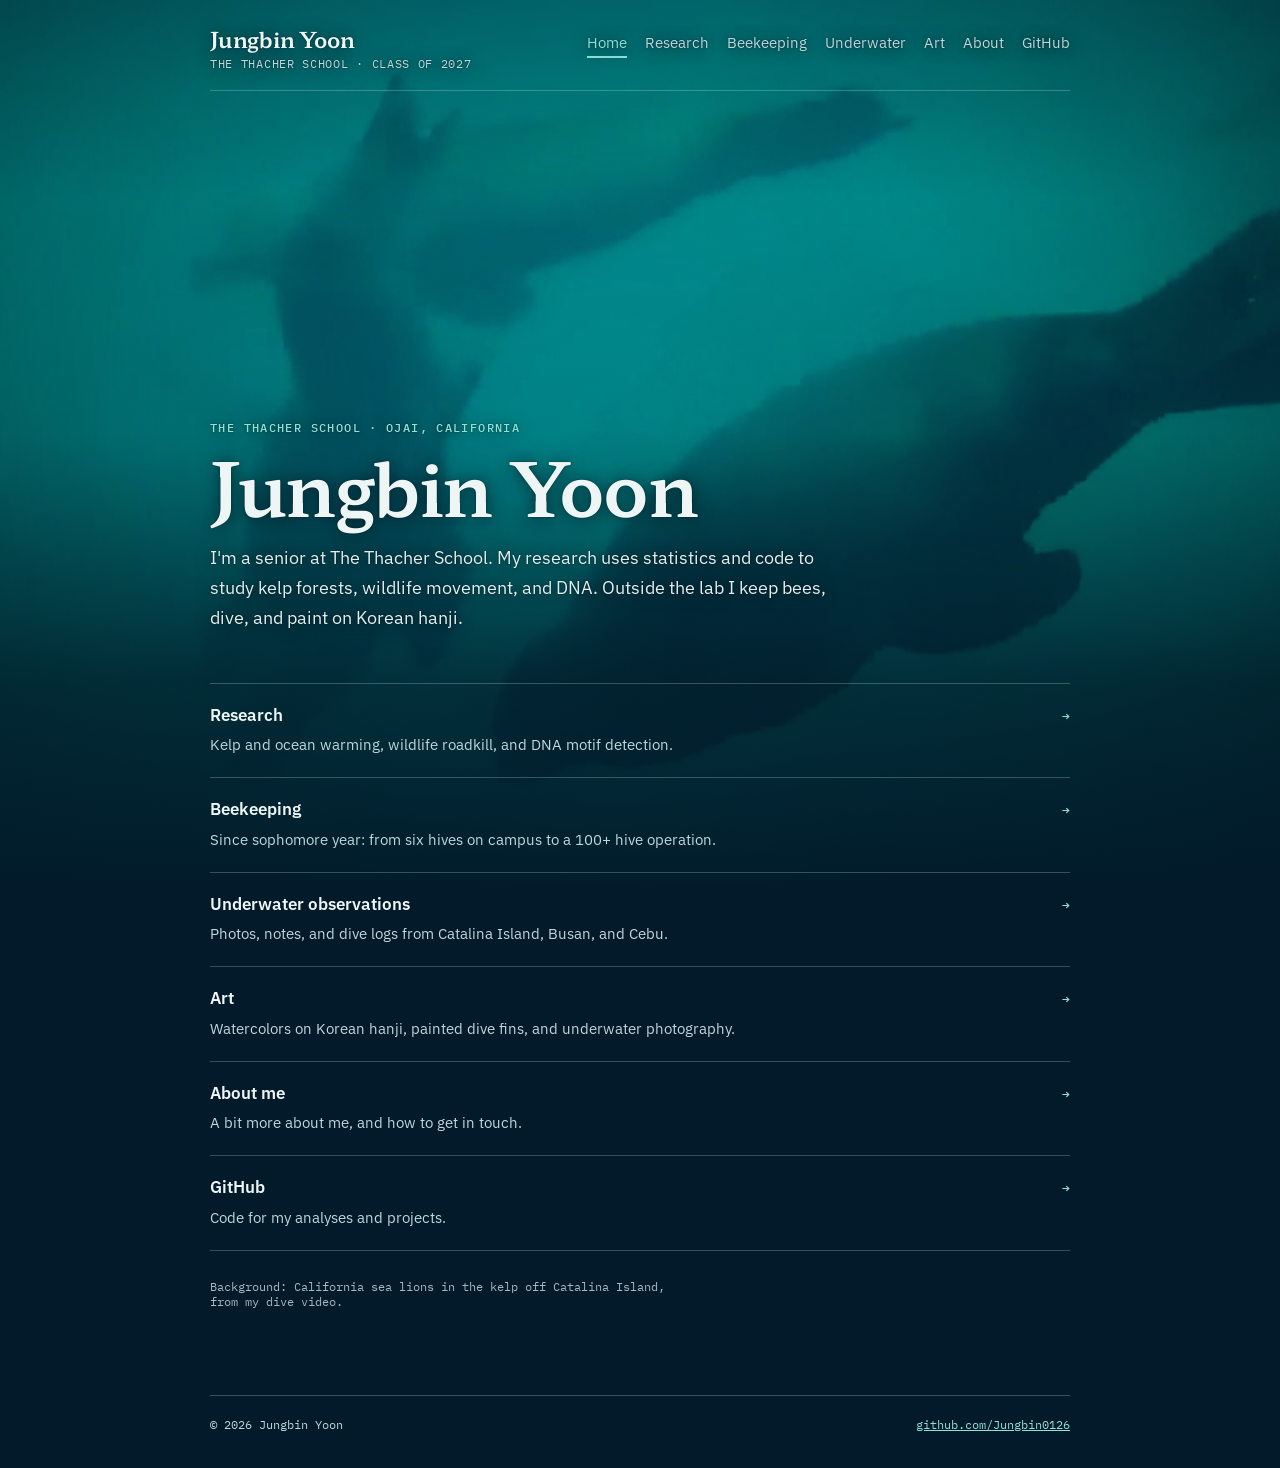
<file: index.html>
<!doctype html>
<html lang="en"><head><meta charset="utf-8"><meta name="viewport" content="width=device-width,initial-scale=1,viewport-fit=cover">
<title>Jungbin Yoon</title>
<meta name="claude:viewport-fit-sides" content="cover">
<meta name="description" content="Jungbin Yoon — student researcher at The Thacher School.">
<link rel="preconnect" href="https://fonts.googleapis.com"><link rel="preconnect" href="https://fonts.gstatic.com" crossorigin><link rel="stylesheet" href="https://fonts.googleapis.com/css2?family=Hahmlet:wght@400;500;600&family=IBM+Plex+Mono:wght@400;500&family=IBM+Plex+Sans:wght@400;500;600&display=swap">
<link rel="stylesheet" href="style.css">
</head><body>
<div class="ocean-bg" aria-hidden="true"><video autoplay muted loop playsinline preload="auto" poster="images/diving/home-sea-lions-poster.jpg"><source src="images/diving/home-sea-lions-loop.mp4" type="video/mp4"></video></div><div class="wrap ocean">
<header class="site"><a class="brand" href="index.html">Jungbin Yoon<small>THE THACHER SCHOOL · CLASS OF 2027</small></a><nav class="site" aria-label="Main"><a href="index.html" aria-current="page">Home</a><a href="research.html">Research</a><a href="beekeeping.html">Beekeeping</a><a href="diving.html">Underwater</a><a href="drawings.html">Art</a><a href="about.html">About</a><a href="github.html">GitHub</a></nav></header>
<main>

<section class="home-hero">
<div class="eyebrow">The Thacher School · Ojai, California</div>
<h1>Jungbin Yoon</h1>
<p class="lede">I'm a senior at The Thacher School. My research uses statistics and code to study kelp forests, wildlife movement, and DNA. Outside the lab I keep bees, dive, and paint on Korean hanji.</p>
</section>
<div class="list home">
  <a class="row" href="research.html"><div><h3>Research</h3><p>Kelp and ocean warming, wildlife roadkill, and DNA motif detection.</p></div><span class="go">→</span></a>
  <a class="row" href="beekeeping.html"><div><h3>Beekeeping</h3><p>Since sophomore year: from six hives on campus to a 100+ hive operation.</p></div><span class="go">→</span></a>
  <a class="row" href="diving.html"><div><h3>Underwater observations</h3><p>Photos, notes, and dive logs from Catalina Island, Busan, and Cebu.</p></div><span class="go">→</span></a>
  <a class="row" href="drawings.html"><div><h3>Art</h3><p>Watercolors on Korean hanji, painted dive fins, and underwater photography.</p></div><span class="go">→</span></a>
  <a class="row" href="about.html"><div><h3>About me</h3><p>A bit more about me, and how to get in touch.</p></div><span class="go">→</span></a>
  <a class="row" href="github.html"><div><h3>GitHub</h3><p>Code for my analyses and projects.</p></div><span class="go">→</span></a>
</div>
<p class="photo-credit">Background: California sea lions in the kelp off Catalina Island, from my dive video.</p>

</main>
<footer class="site"><span>© 2026 Jungbin Yoon</span><span><a href="https://github.com/Jungbin0126">github.com/Jungbin0126</a></span></footer>
</div>
</body></html>
</file>
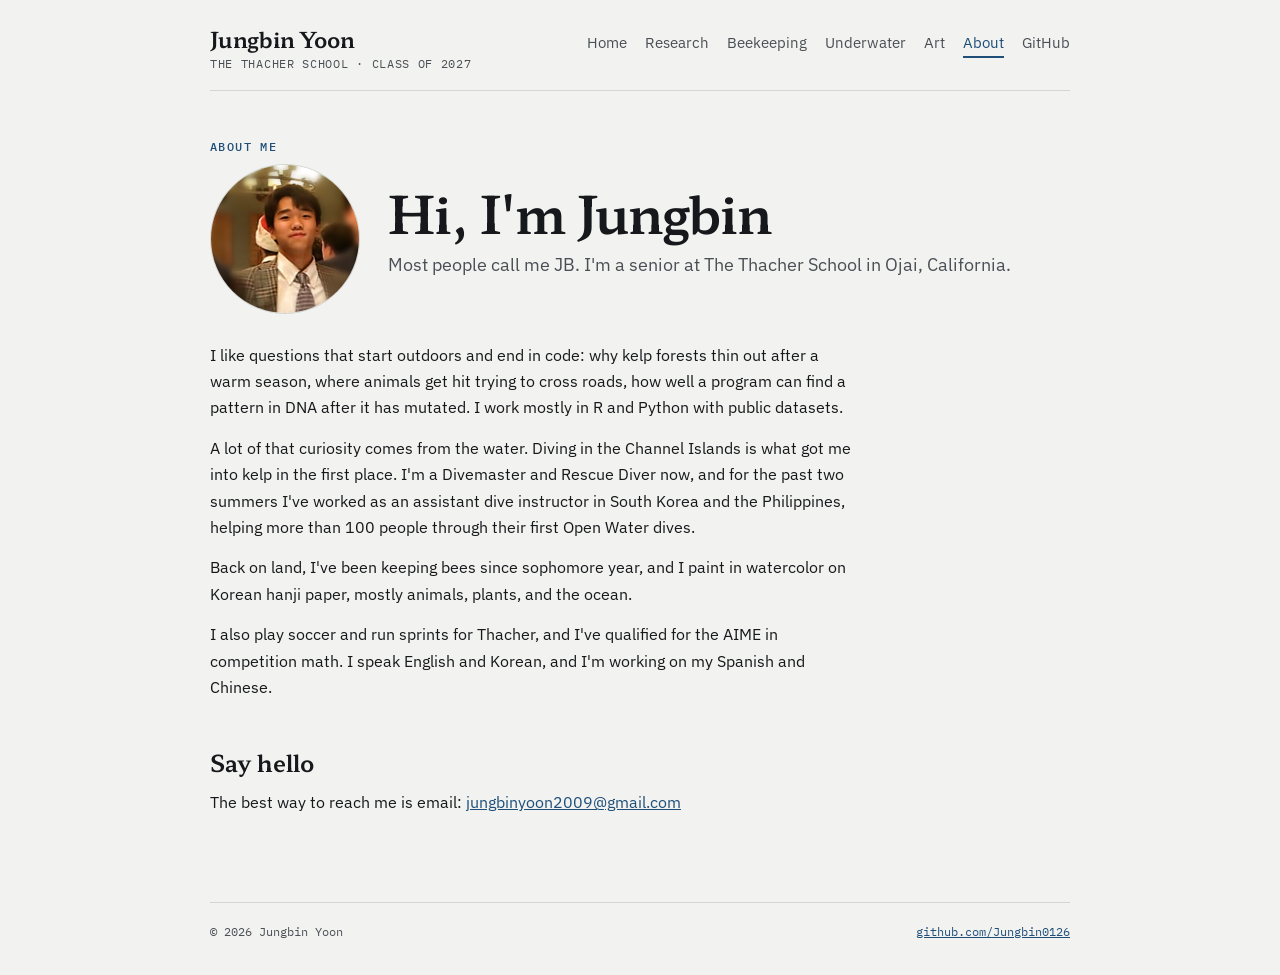
<file: about.html>
<!doctype html>
<html lang="en"><head><meta charset="utf-8"><meta name="viewport" content="width=device-width,initial-scale=1,viewport-fit=cover">
<title>About · Jungbin Yoon</title>
<meta name="claude:viewport-fit-sides" content="cover">
<meta name="description" content="Jungbin Yoon — student researcher at The Thacher School.">
<link rel="preconnect" href="https://fonts.googleapis.com"><link rel="preconnect" href="https://fonts.gstatic.com" crossorigin><link rel="stylesheet" href="https://fonts.googleapis.com/css2?family=Hahmlet:wght@400;500;600&family=IBM+Plex+Mono:wght@400;500&family=IBM+Plex+Sans:wght@400;500;600&display=swap">
<link rel="stylesheet" href="style.css">
</head><body>
<div class="wrap">
<header class="site"><a class="brand" href="index.html">Jungbin Yoon<small>THE THACHER SCHOOL · CLASS OF 2027</small></a><nav class="site" aria-label="Main"><a href="index.html">Home</a><a href="research.html">Research</a><a href="beekeeping.html">Beekeeping</a><a href="diving.html">Underwater</a><a href="drawings.html">Art</a><a href="about.html" aria-current="page">About</a><a href="github.html">GitHub</a></nav></header>
<main>

<div class="eyebrow">About me</div>
<div class="about-head">
<img class="portrait" src="images/diving/about-portrait-new.jpg" alt="Jungbin in a plaid blazer, white shirt and tie">
<div>
<h1>Hi, I'm Jungbin</h1>
<p class="lede">Most people call me JB. I'm a senior at The Thacher School in Ojai, California.</p>
</div>
</div>

<p>I like questions that start outdoors and end in code: why kelp forests thin out after a warm season, where animals get hit trying to cross roads, how well a program can find a pattern in DNA after it has mutated. I work mostly in R and Python with public datasets.</p>

<p>A lot of that curiosity comes from the water. Diving in the Channel Islands is what got me into kelp in the first place. I'm a Divemaster and Rescue Diver now, and for the past two summers I've worked as an assistant dive instructor in South Korea and the Philippines, helping more than 100 people through their first Open Water dives.</p>

<p>Back on land, I've been keeping bees since sophomore year, and I paint in watercolor on Korean hanji paper, mostly animals, plants, and the ocean.</p>

<p>I also play soccer and run sprints for Thacher, and I've qualified for the AIME in competition math. I speak English and Korean, and I'm working on my Spanish and Chinese.</p>

<h2>Say hello</h2>
<p>The best way to reach me is email: <a href="mailto:jungbinyoon2009@gmail.com">jungbinyoon2009@gmail.com</a></p>

</main>
<footer class="site"><span>© 2026 Jungbin Yoon</span><span><a href="https://github.com/Jungbin0126">github.com/Jungbin0126</a></span></footer>
</div>
</body></html>
</file>
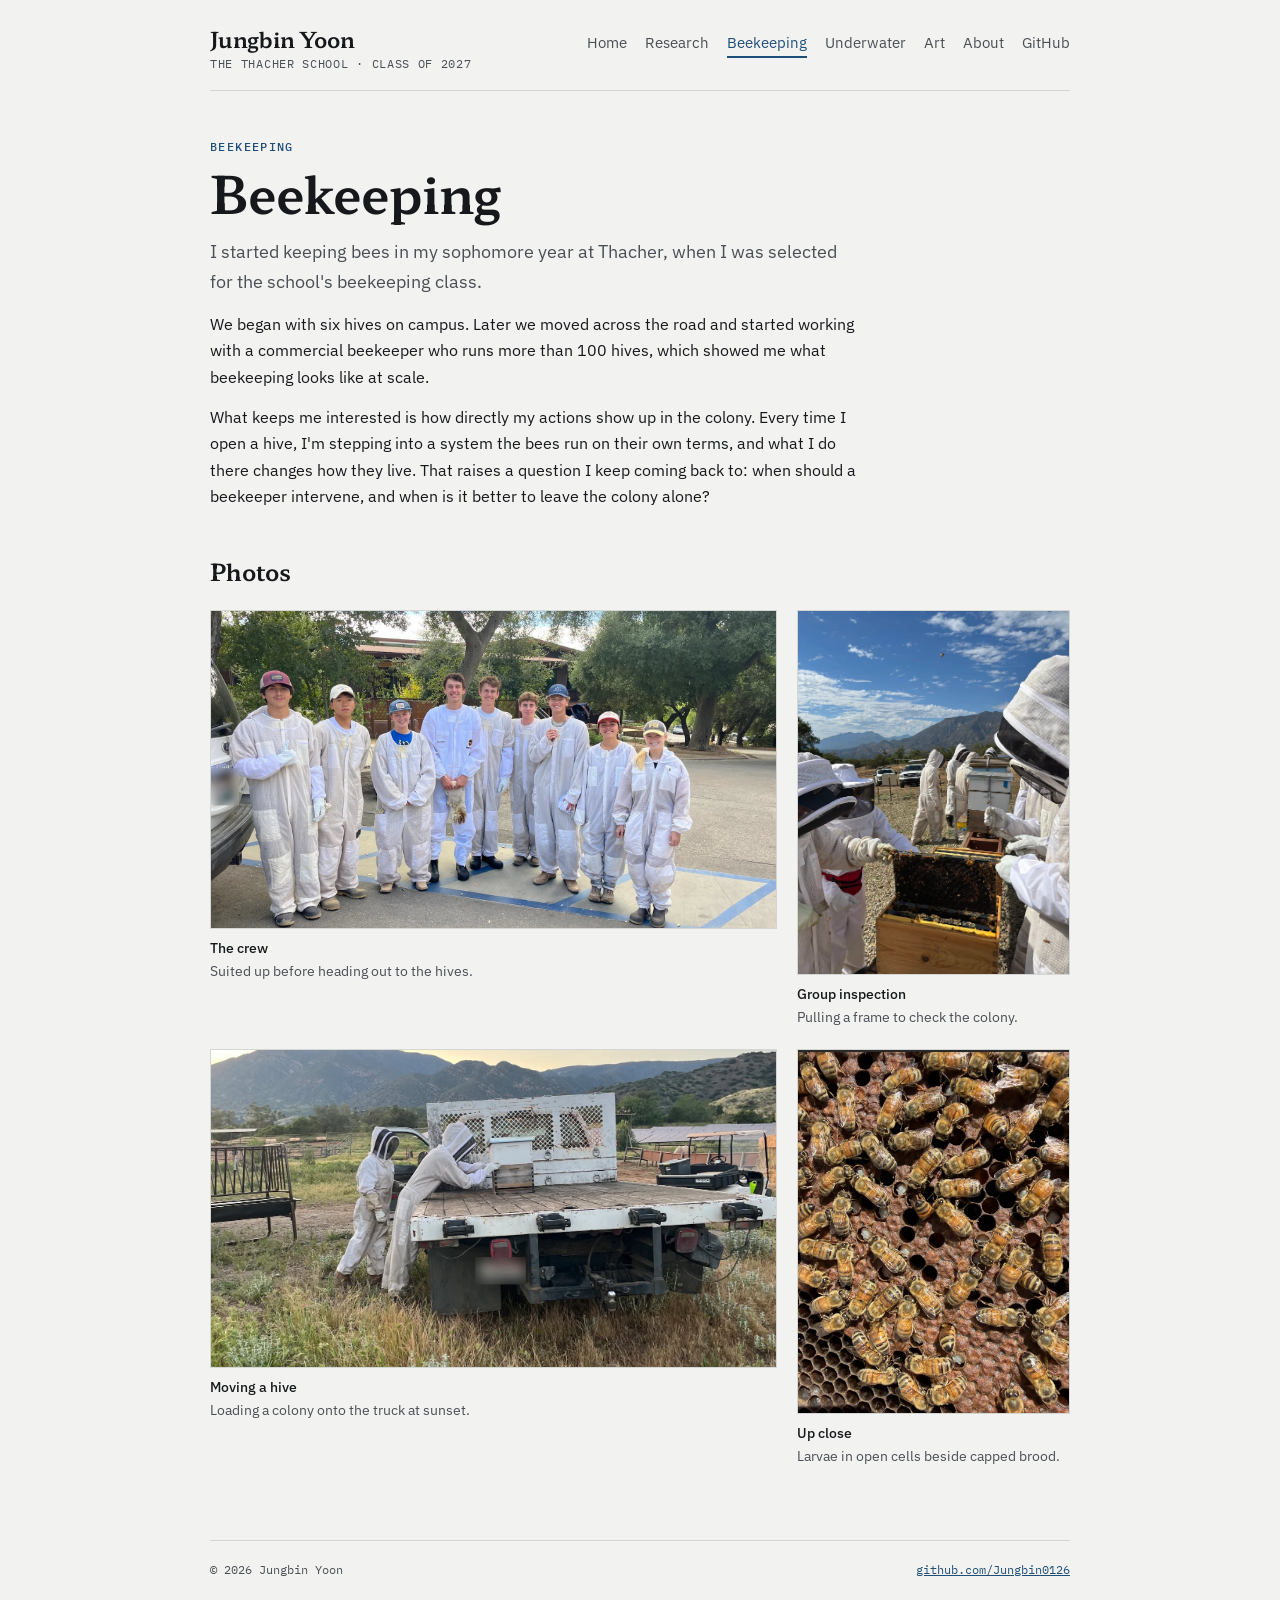
<file: beekeeping.html>
<!doctype html>
<html lang="en"><head><meta charset="utf-8"><meta name="viewport" content="width=device-width,initial-scale=1,viewport-fit=cover">
<title>Beekeeping · Jungbin Yoon</title>
<meta name="claude:viewport-fit-sides" content="cover">
<meta name="description" content="Jungbin Yoon — student researcher at The Thacher School.">
<link rel="preconnect" href="https://fonts.googleapis.com"><link rel="preconnect" href="https://fonts.gstatic.com" crossorigin><link rel="stylesheet" href="https://fonts.googleapis.com/css2?family=Hahmlet:wght@400;500;600&family=IBM+Plex+Mono:wght@400;500&family=IBM+Plex+Sans:wght@400;500;600&display=swap">
<link rel="stylesheet" href="style.css">
</head><body>
<div class="wrap">
<header class="site"><a class="brand" href="index.html">Jungbin Yoon<small>THE THACHER SCHOOL · CLASS OF 2027</small></a><nav class="site" aria-label="Main"><a href="index.html">Home</a><a href="research.html">Research</a><a href="beekeeping.html" aria-current="page">Beekeeping</a><a href="diving.html">Underwater</a><a href="drawings.html">Art</a><a href="about.html">About</a><a href="github.html">GitHub</a></nav></header>
<main>

<div class="eyebrow">Beekeeping</div>
<h1>Beekeeping</h1>
<p class="lede">I started keeping bees in my sophomore year at Thacher, when I was selected for the school's beekeeping class.</p>
<p>We began with six hives on campus. Later we moved across the road and started working with a commercial beekeeper who runs more than 100 hives, which showed me what beekeeping looks like at scale.</p>
<p>What keeps me interested is how directly my actions show up in the colony. Every time I open a hive, I'm stepping into a system the bees run on their own terms, and what I do there changes how they live. That raises a question I keep coming back to: when should a beekeeper intervene, and when is it better to leave the colony alone?</p>
<h2>Photos</h2>
<div class="gallery">
<figure class="wide"><img src="images/beekeeping/bees-team.jpg" alt="Nine students in white beekeeping suits standing together in a parking lot under oak trees" loading="lazy"><figcaption><b>The crew</b>Suited up before heading out to the hives.</figcaption></figure>
<figure class="tall"><img src="images/beekeeping/bees-group-inspection.jpg" alt="Beekeepers in suits lifting a frame of comb out of a hive box with mountains and blue sky behind" loading="lazy"><figcaption><b>Group inspection</b>Pulling a frame to check the colony.</figcaption></figure>
<figure class="wide"><img src="images/beekeeping/bees-moving-hive.jpg" alt="Two beekeepers in suits loading a hive box onto a flatbed truck with mountains behind" loading="lazy"><figcaption><b>Moving a hive</b>Loading a colony onto the truck at sunset.</figcaption></figure>
<figure class="tall"><img src="images/beekeeping/bees-closeup.jpg" alt="Close-up of honey bees on comb with white larvae visible in open cells" loading="lazy"><figcaption><b>Up close</b>Larvae in open cells beside capped brood.</figcaption></figure>
</div>

</main>
<footer class="site"><span>© 2026 Jungbin Yoon</span><span><a href="https://github.com/Jungbin0126">github.com/Jungbin0126</a></span></footer>
</div>
</body></html>
</file>
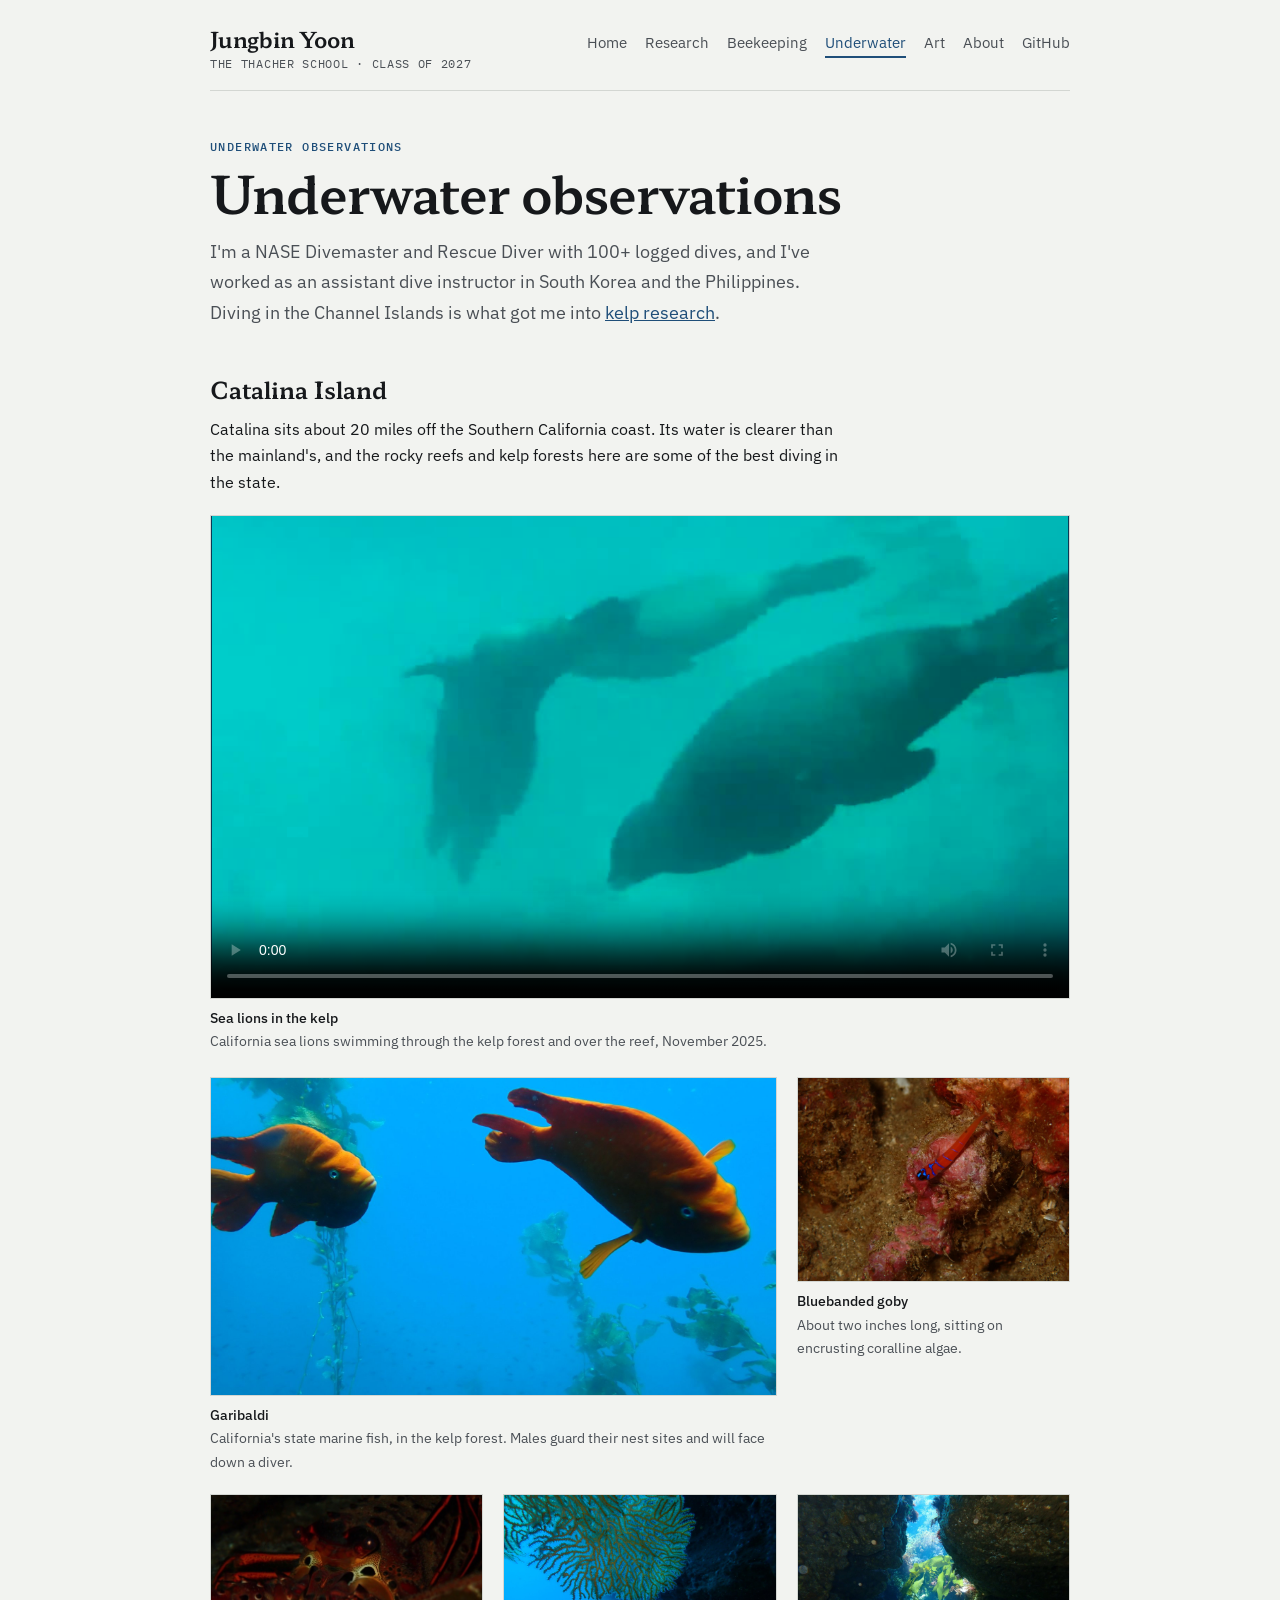
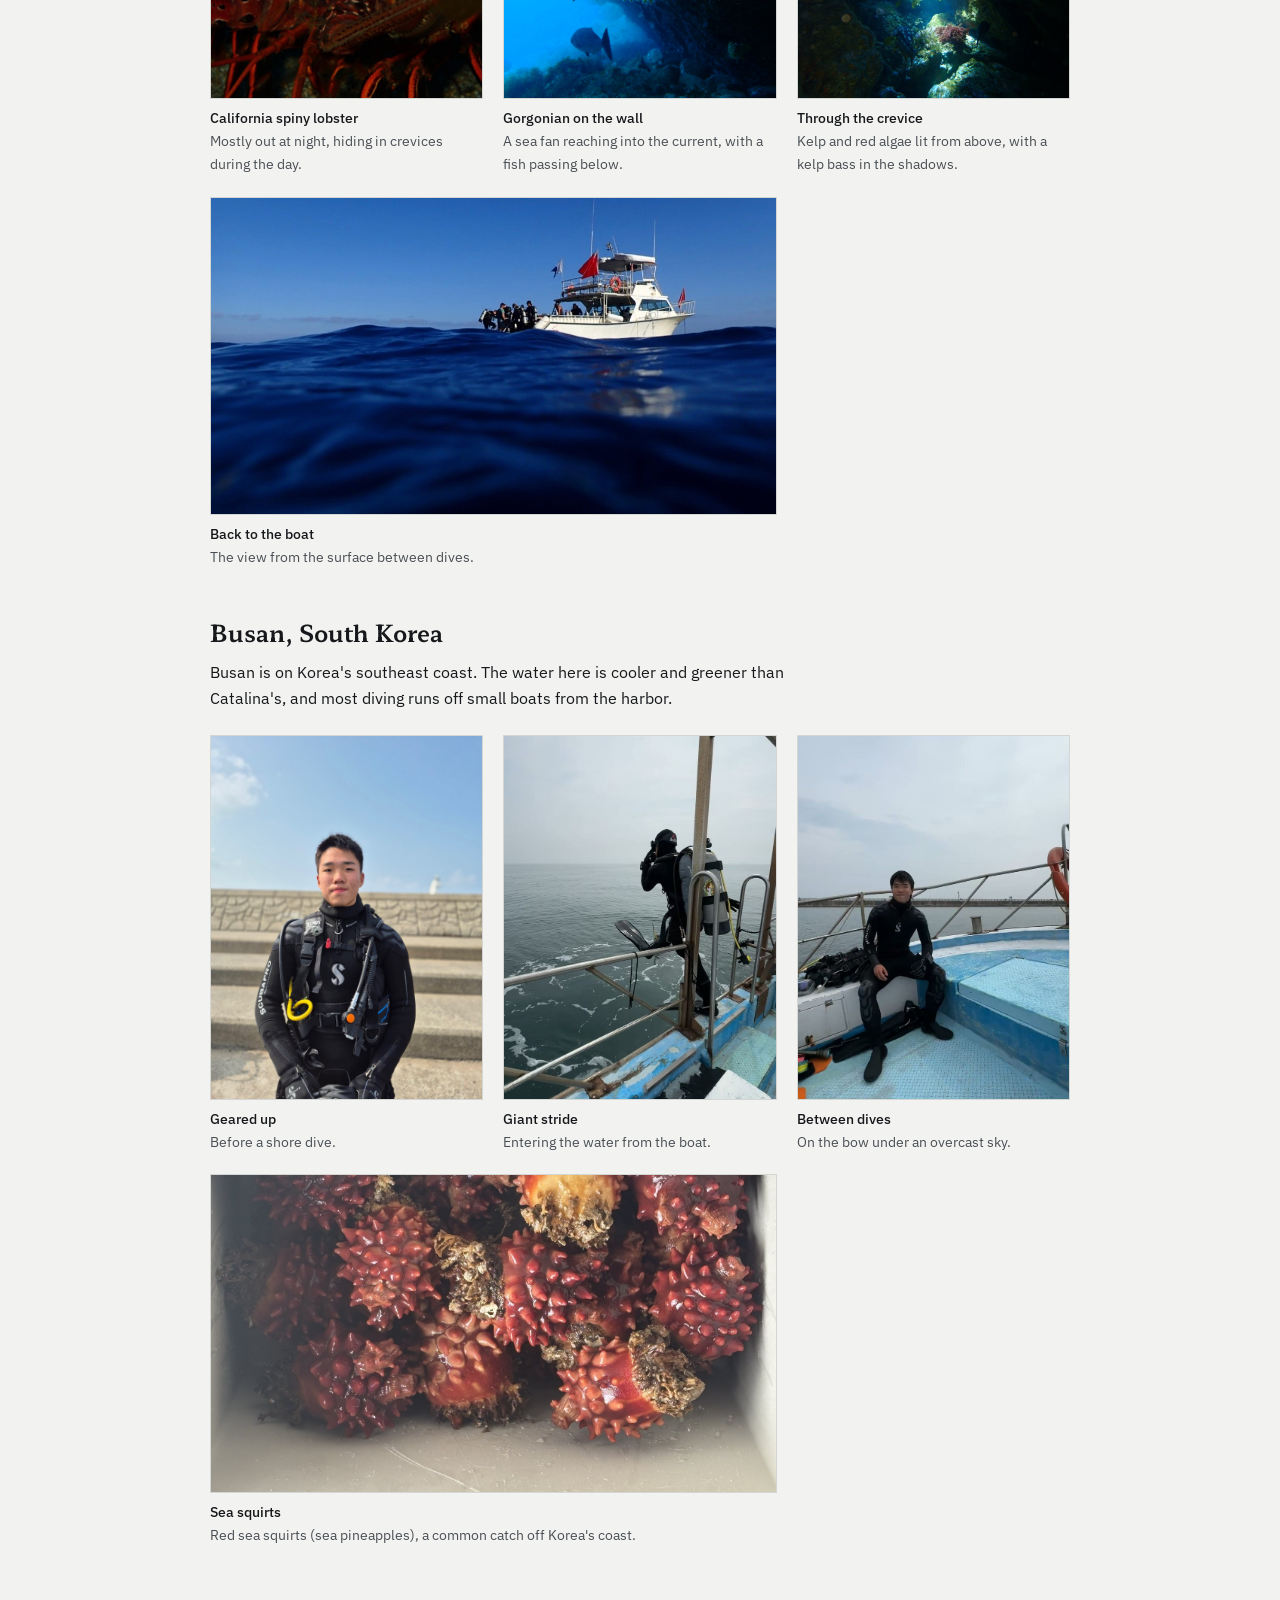
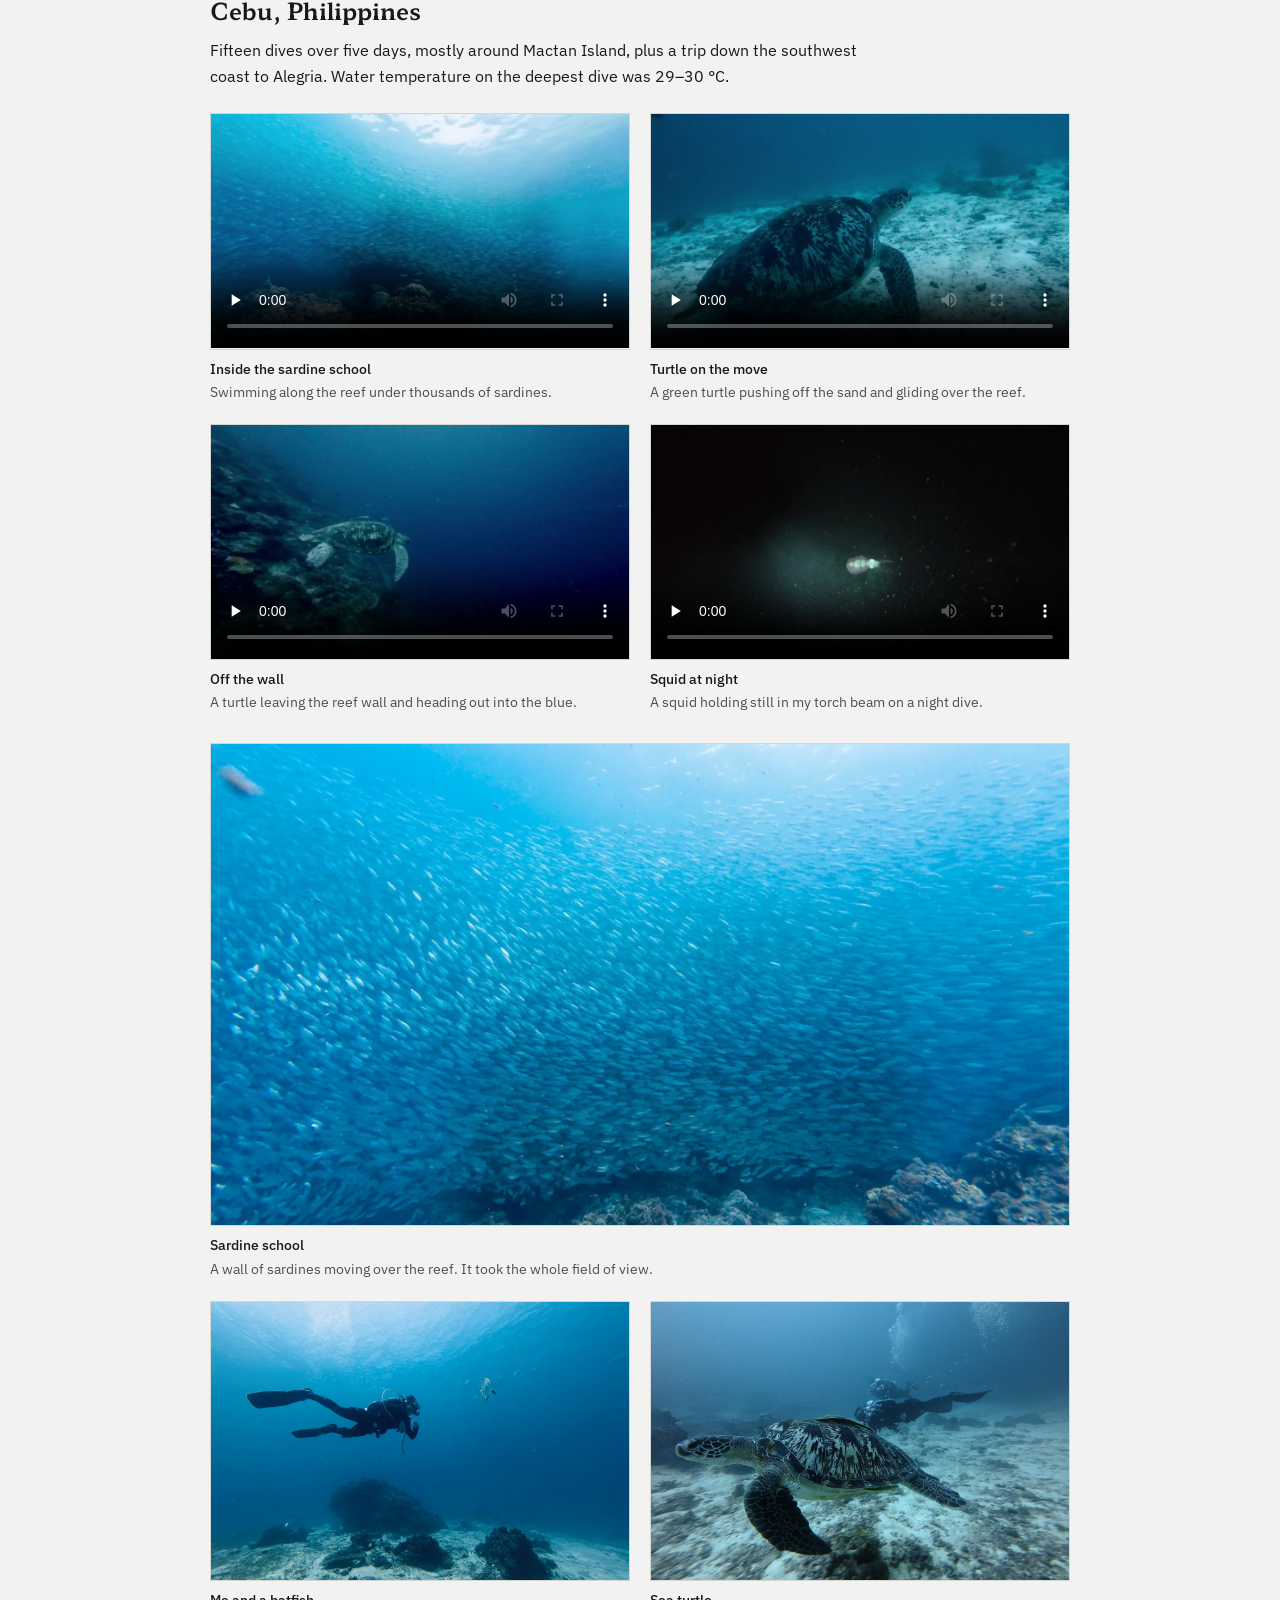
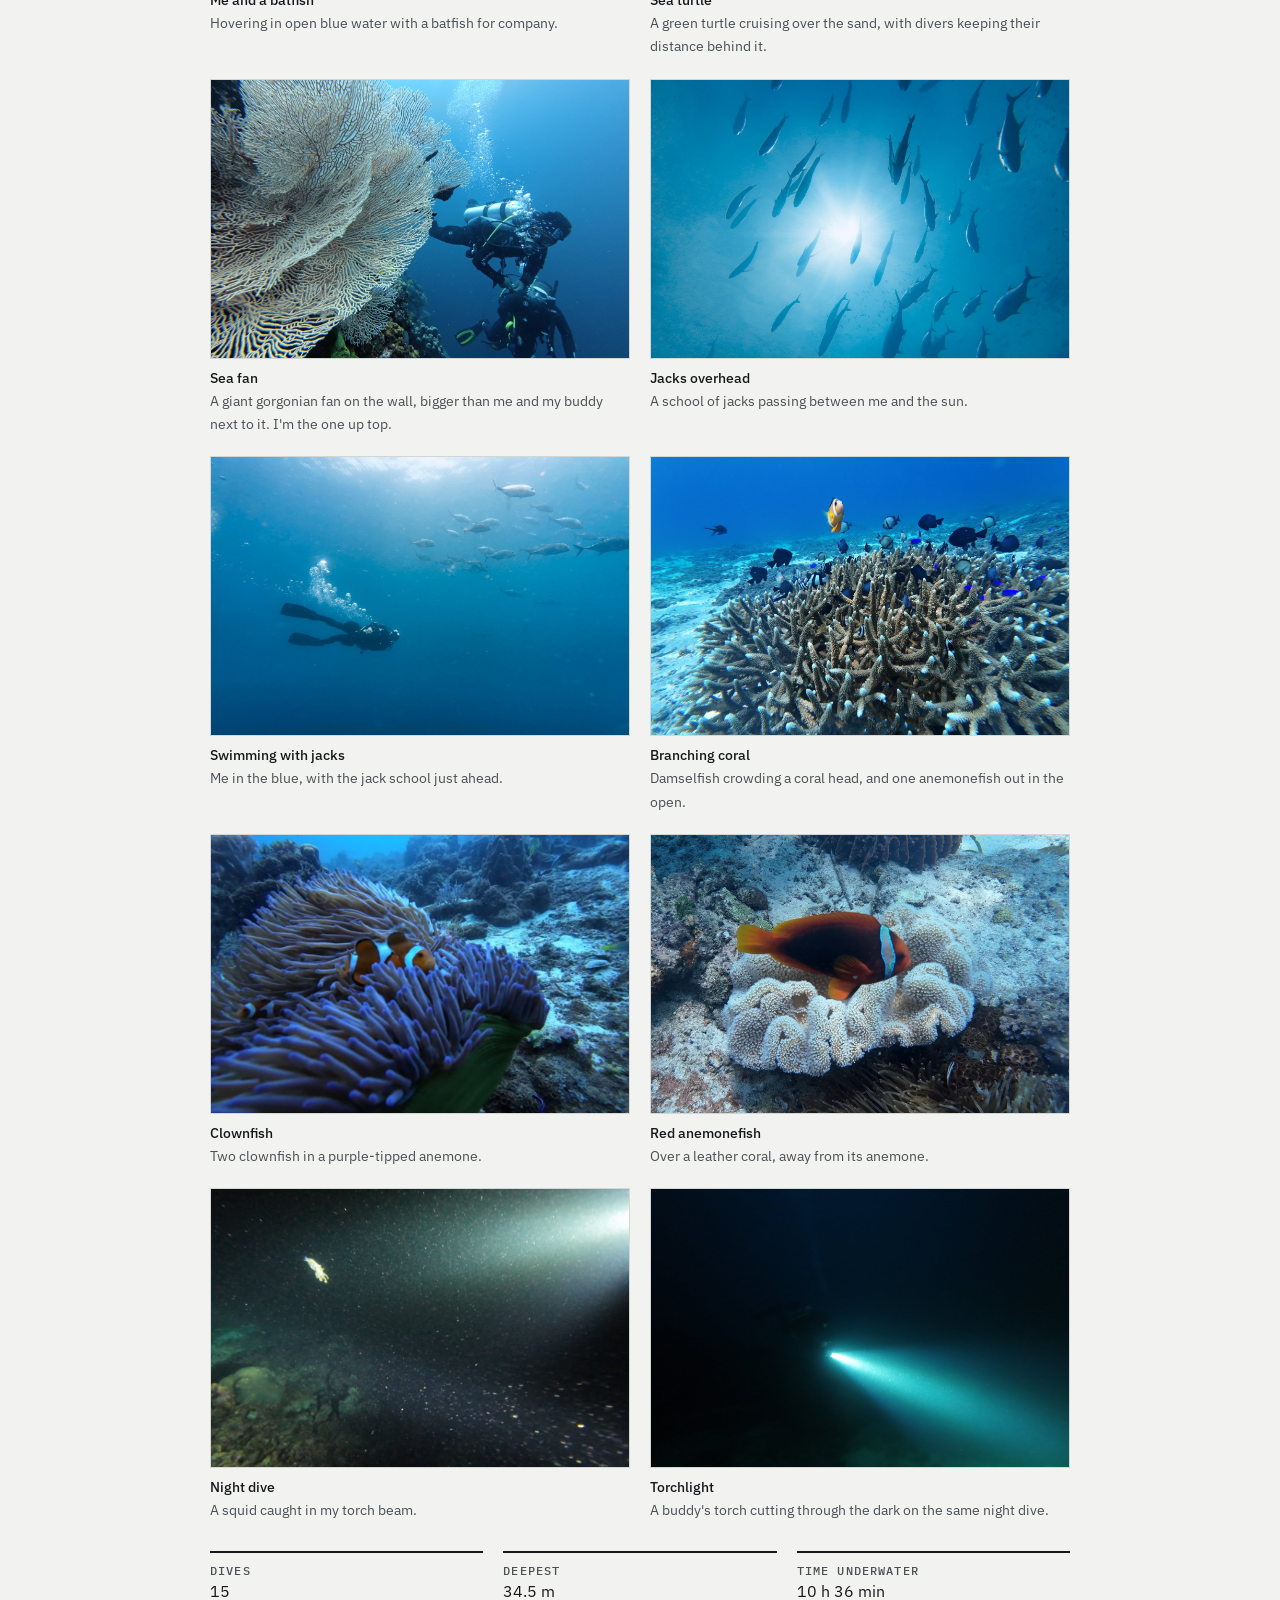
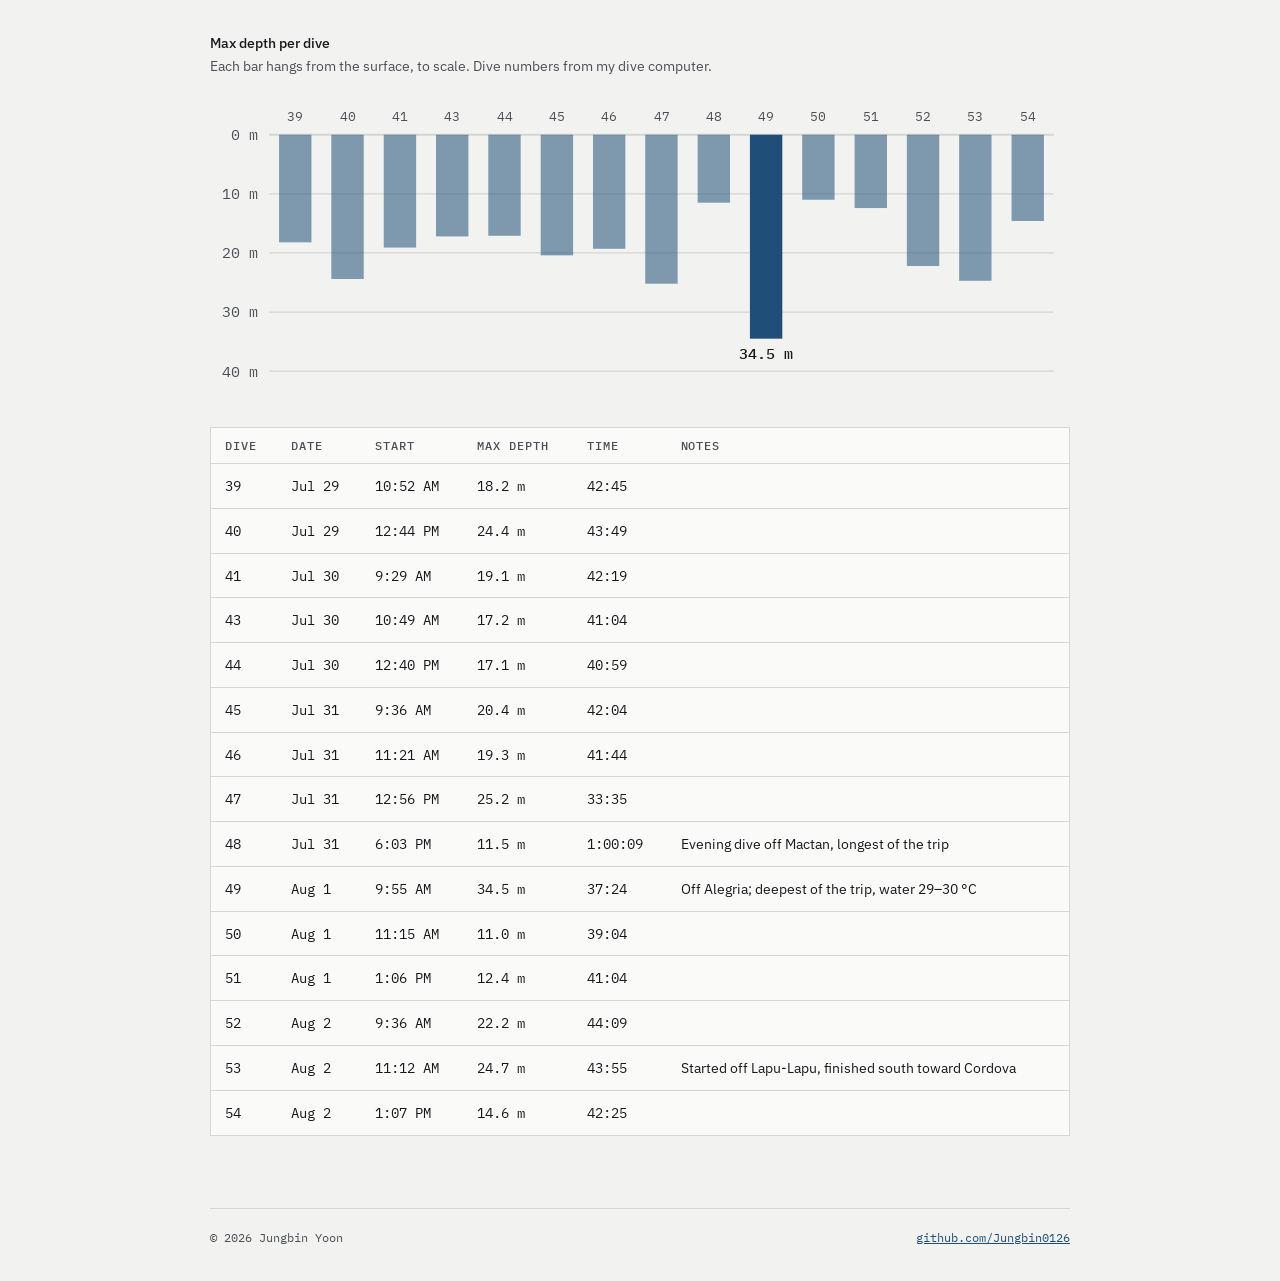
<file: diving.html>
<!doctype html>
<html lang="en"><head><meta charset="utf-8"><meta name="viewport" content="width=device-width,initial-scale=1,viewport-fit=cover">
<title>Underwater Observations · Jungbin Yoon</title>
<meta name="claude:viewport-fit-sides" content="cover">
<meta name="description" content="Jungbin Yoon — student researcher at The Thacher School.">
<link rel="preconnect" href="https://fonts.googleapis.com"><link rel="preconnect" href="https://fonts.gstatic.com" crossorigin><link rel="stylesheet" href="https://fonts.googleapis.com/css2?family=Hahmlet:wght@400;500;600&family=IBM+Plex+Mono:wght@400;500&family=IBM+Plex+Sans:wght@400;500;600&display=swap">
<link rel="stylesheet" href="style.css">
</head><body>
<div class="wrap">
<header class="site"><a class="brand" href="index.html">Jungbin Yoon<small>THE THACHER SCHOOL · CLASS OF 2027</small></a><nav class="site" aria-label="Main"><a href="index.html">Home</a><a href="research.html">Research</a><a href="beekeeping.html">Beekeeping</a><a href="diving.html" aria-current="page">Underwater</a><a href="drawings.html">Art</a><a href="about.html">About</a><a href="github.html">GitHub</a></nav></header>
<main>

<div class="eyebrow">Underwater observations</div>
<h1>Underwater observations</h1>
<p class="lede">I'm a NASE Divemaster and Rescue Diver with 100+ logged dives, and I've worked as an assistant dive instructor in South Korea and the Philippines. Diving in the Channel Islands is what got me into <a href="research-1.html">kelp research</a>.</p>
<h2>Catalina Island</h2>
<p>Catalina sits about 20 miles off the Southern California coast. Its water is clearer than the mainland's, and the rocky reefs and kelp forests here are some of the best diving in the state.</p>
<figure class="dive-video"><video controls playsinline loop preload="metadata" poster="images/diving/catalina-sea-lions-poster.jpg"><source src="images/diving/catalina-sea-lions.mp4" type="video/mp4"></video><figcaption><b>Sea lions in the kelp</b>California sea lions swimming through the kelp forest and over the reef, November 2025.</figcaption></figure>
<div class="gallery">
<figure class="wide"><img src="images/diving/catalina-garibaldi.jpg" alt="Two bright orange garibaldi swimming in blue water among giant kelp stalks" loading="lazy"><figcaption><b>Garibaldi</b>California's state marine fish, in the kelp forest. Males guard their nest sites and will face down a diver.</figcaption></figure>
<figure><img src="images/diving/catalina-goby.jpg" alt="A small red fish with bright blue bands resting on pink encrusted rock" loading="lazy"><figcaption><b>Bluebanded goby</b>About two inches long, sitting on encrusting coralline algae.</figcaption></figure>
<figure><img src="images/diving/catalina-lobster.jpg" alt="Close-up of a California spiny lobster's face and antennae in the dark" loading="lazy"><figcaption><b>California spiny lobster</b>Mostly out at night, hiding in crevices during the day.</figcaption></figure>
<figure><img src="images/diving/catalina-gorgonian.jpg" alt="An orange fan-shaped gorgonian hanging from a dark rock wall with a fish swimming below" loading="lazy"><figcaption><b>Gorgonian on the wall</b>A sea fan reaching into the current, with a fish passing below.</figcaption></figure>
<figure><img src="images/diving/catalina-crevice.jpg" alt="Looking through a narrow rock channel toward sunlit kelp blades and red algae, with a kelp bass below" loading="lazy"><figcaption><b>Through the crevice</b>Kelp and red algae lit from above, with a kelp bass in the shadows.</figcaption></figure>
<figure class="wide"><img src="images/diving/catalina-boat.jpg" alt="A dive boat with a red diver-down flag seen from water level, divers gearing up on the stern" loading="lazy"><figcaption><b>Back to the boat</b>The view from the surface between dives.</figcaption></figure>
</div>
<h2>Busan, South Korea</h2>
<p>Busan is on Korea's southeast coast. The water here is cooler and greener than Catalina's, and most diving runs off small boats from the harbor.</p>
<div class="gallery">
<figure class="tall"><img src="images/diving/busan-portrait.jpg" alt="Jungbin in a black wetsuit and dive gear standing on concrete steps by the sea" loading="lazy"><figcaption><b>Geared up</b>Before a shore dive.</figcaption></figure>
<figure class="tall"><img src="images/diving/busan-giant-stride.jpg" alt="A diver in full scuba gear stepping off the side of a boat into gray-green water" loading="lazy"><figcaption><b>Giant stride</b>Entering the water from the boat.</figcaption></figure>
<figure class="tall"><img src="images/diving/busan-boat.jpg" alt="Jungbin sitting on the bow of a blue dive boat in a wetsuit under an overcast sky" loading="lazy"><figcaption><b>Between dives</b>On the bow under an overcast sky.</figcaption></figure>
<figure class="wide"><img src="images/diving/busan-sea-squirts.jpg" alt="A cooler full of bright red, knobby sea squirts" loading="lazy"><figcaption><b>Sea squirts</b>Red sea squirts (sea pineapples), a common catch off Korea's coast.</figcaption></figure>
</div>
<h2>Cebu, Philippines</h2>
<p>Fifteen dives over five days, mostly around Mactan Island, plus a trip down the southwest coast to Alegria. Water temperature on the deepest dive was 29–30 °C.</p>
<div class="clips">
<figure><video controls loop playsinline preload="none" poster="images/diving/cebu-sardines-clip-poster.jpg" aria-label="Video of a huge sardine school over a coral reef"><source src="images/diving/cebu-sardines-clip.mp4" type="video/mp4"></video><figcaption><b>Inside the sardine school</b>Swimming along the reef under thousands of sardines.</figcaption></figure>
<figure><video controls loop playsinline preload="none" poster="images/diving/cebu-turtle-sand-clip-poster.jpg" aria-label="Video of a green sea turtle swimming over a sandy reef"><source src="images/diving/cebu-turtle-sand-clip.mp4" type="video/mp4"></video><figcaption><b>Turtle on the move</b>A green turtle pushing off the sand and gliding over the reef.</figcaption></figure>
<figure><video controls loop playsinline preload="none" poster="images/diving/cebu-turtle-blue-clip-poster.jpg" aria-label="Video of a sea turtle swimming away from a reef wall into deep blue water"><source src="images/diving/cebu-turtle-blue-clip.mp4" type="video/mp4"></video><figcaption><b>Off the wall</b>A turtle leaving the reef wall and heading out into the blue.</figcaption></figure>
<figure><video controls loop playsinline preload="none" poster="images/diving/cebu-squid-clip-poster.jpg" aria-label="Video of a small squid lit by a dive torch in dark water"><source src="images/diving/cebu-squid-clip.mp4" type="video/mp4"></video><figcaption><b>Squid at night</b>A squid holding still in my torch beam on a night dive.</figcaption></figure>
</div>
<div class="gallery cebu">
<figure class="lead"><img src="images/diving/cebu-sardines.jpg" alt="A huge school of silvery sardines filling blue water above the reef" loading="lazy"><figcaption><b>Sardine school</b>A wall of sardines moving over the reef. It took the whole field of view.</figcaption></figure>
<figure><img src="images/diving/cebu-diver-batfish.jpg" alt="Jungbin floating in deep blue water beside a silver batfish" loading="lazy"><figcaption><b>Me and a batfish</b>Hovering in open blue water with a batfish for company.</figcaption></figure>
<figure><img src="images/diving/cebu-turtle-divers.jpg" alt="A green sea turtle swimming over sand with two divers following at a distance" loading="lazy"><figcaption><b>Sea turtle</b>A green turtle cruising over the sand, with divers keeping their distance behind it.</figcaption></figure>
<figure><img src="images/diving/cebu-sea-fan.jpg" alt="A huge white gorgonian sea fan on a reef wall with Jungbin and another diver beside it" loading="lazy"><figcaption><b>Sea fan</b>A giant gorgonian fan on the wall, bigger than me and my buddy next to it. I'm the one up top.</figcaption></figure>
<figure><img src="images/diving/cebu-jacks-sun.jpg" alt="Silhouettes of a school of jacks against sunlight from below" loading="lazy"><figcaption><b>Jacks overhead</b>A school of jacks passing between me and the sun.</figcaption></figure>
<figure><img src="images/diving/cebu-diver-jacks.jpg" alt="Jungbin swimming in blue water toward a school of silver jacks" loading="lazy"><figcaption><b>Swimming with jacks</b>Me in the blue, with the jack school just ahead.</figcaption></figure>
<figure><img src="images/diving/cebu-staghorn.jpg" alt="Branching coral covered in dark and striped damselfish, with an orange anemonefish above" loading="lazy"><figcaption><b>Branching coral</b>Damselfish crowding a coral head, and one anemonefish out in the open.</figcaption></figure>
<figure><img src="images/diving/cebu-clownfish.jpg" alt="Two orange and white clownfish among purple anemone tentacles" loading="lazy"><figcaption><b>Clownfish</b>Two clownfish in a purple-tipped anemone.</figcaption></figure>
<figure><img src="images/diving/cebu-red-anemonefish.jpg" alt="A dark red anemonefish with one white head bar swimming over a white leather coral" loading="lazy"><figcaption><b>Red anemonefish</b>Over a leather coral, away from its anemone.</figcaption></figure>
<figure><img src="images/diving/cebu-night-squid.jpg" alt="A small pale squid glowing in a torch beam in dark water full of particles" loading="lazy"><figcaption><b>Night dive</b>A squid caught in my torch beam.</figcaption></figure>
<figure><img src="images/diving/cebu-night-torch.jpg" alt="A diver's torch beam glowing turquoise through dark water at night" loading="lazy"><figcaption><b>Torchlight</b>A buddy's torch cutting through the dark on the same night dive.</figcaption></figure>
</div>
<div class="facts">
<div><div class="k">Dives</div>15</div>
<div><div class="k">Deepest</div>34.5 m</div>
<div><div class="k">Time underwater</div>10 h 36 min</div>
</div>
<figure class="chart"><figcaption><b>Max depth per dive</b>Each bar hangs from the surface, to scale. Dive numbers from my dive computer.</figcaption><svg viewBox="0 0 640 240" role="img" aria-label="Maximum depth of each Cebu dive, 11 to 34.5 metres" style="width:100%;height:auto;display:block"><line x1="44" x2="628" y1="34.0" y2="34.0" stroke="var(--line)" stroke-width="1.5"/><text x="36" y="38.0" text-anchor="end" font-size="11" fill="var(--ink-soft)" font-family="var(--mono)">0 m</text><line x1="44" x2="628" y1="78.0" y2="78.0" stroke="var(--line)" stroke-width="1"/><text x="36" y="82.0" text-anchor="end" font-size="11" fill="var(--ink-soft)" font-family="var(--mono)">10 m</text><line x1="44" x2="628" y1="122.0" y2="122.0" stroke="var(--line)" stroke-width="1"/><text x="36" y="126.0" text-anchor="end" font-size="11" fill="var(--ink-soft)" font-family="var(--mono)">20 m</text><line x1="44" x2="628" y1="166.0" y2="166.0" stroke="var(--line)" stroke-width="1"/><text x="36" y="170.0" text-anchor="end" font-size="11" fill="var(--ink-soft)" font-family="var(--mono)">30 m</text><line x1="44" x2="628" y1="210.0" y2="210.0" stroke="var(--line)" stroke-width="1"/><text x="36" y="214.0" text-anchor="end" font-size="11" fill="var(--ink-soft)" font-family="var(--mono)">40 m</text><rect x="51.4" y="34" width="24.1" height="80.1" fill="var(--accent)" opacity="0.55"><title>Dive 39, Jul 29: 18.2 m</title></rect><text x="63.5" y="24" text-anchor="middle" font-size="10" fill="var(--ink-soft)" font-family="var(--mono)">39</text><rect x="90.3" y="34" width="24.1" height="107.4" fill="var(--accent)" opacity="0.55"><title>Dive 40, Jul 29: 24.4 m</title></rect><text x="102.4" y="24" text-anchor="middle" font-size="10" fill="var(--ink-soft)" font-family="var(--mono)">40</text><rect x="129.3" y="34" width="24.1" height="84.0" fill="var(--accent)" opacity="0.55"><title>Dive 41, Jul 30: 19.1 m</title></rect><text x="141.3" y="24" text-anchor="middle" font-size="10" fill="var(--ink-soft)" font-family="var(--mono)">41</text><rect x="168.2" y="34" width="24.1" height="75.7" fill="var(--accent)" opacity="0.55"><title>Dive 43, Jul 30: 17.2 m</title></rect><text x="180.3" y="24" text-anchor="middle" font-size="10" fill="var(--ink-soft)" font-family="var(--mono)">43</text><rect x="207.1" y="34" width="24.1" height="75.2" fill="var(--accent)" opacity="0.55"><title>Dive 44, Jul 30: 17.1 m</title></rect><text x="219.2" y="24" text-anchor="middle" font-size="10" fill="var(--ink-soft)" font-family="var(--mono)">44</text><rect x="246.1" y="34" width="24.1" height="89.8" fill="var(--accent)" opacity="0.55"><title>Dive 45, Jul 31: 20.4 m</title></rect><text x="258.1" y="24" text-anchor="middle" font-size="10" fill="var(--ink-soft)" font-family="var(--mono)">45</text><rect x="285.0" y="34" width="24.1" height="84.9" fill="var(--accent)" opacity="0.55"><title>Dive 46, Jul 31: 19.3 m</title></rect><text x="297.1" y="24" text-anchor="middle" font-size="10" fill="var(--ink-soft)" font-family="var(--mono)">46</text><rect x="323.9" y="34" width="24.1" height="110.9" fill="var(--accent)" opacity="0.55"><title>Dive 47, Jul 31: 25.2 m</title></rect><text x="336.0" y="24" text-anchor="middle" font-size="10" fill="var(--ink-soft)" font-family="var(--mono)">47</text><rect x="362.9" y="34" width="24.1" height="50.6" fill="var(--accent)" opacity="0.55"><title>Dive 48, Jul 31: 11.5 m</title></rect><text x="374.9" y="24" text-anchor="middle" font-size="10" fill="var(--ink-soft)" font-family="var(--mono)">48</text><rect x="401.8" y="34" width="24.1" height="151.8" fill="var(--accent)" opacity="1"><title>Dive 49, Aug 1: 34.5 m</title></rect><text x="413.9" y="24" text-anchor="middle" font-size="10" fill="var(--ink-soft)" font-family="var(--mono)">49</text><text x="413.9" y="200.8" text-anchor="middle" font-size="11" font-weight="500" fill="var(--ink)" font-family="var(--mono)">34.5 m</text><rect x="440.7" y="34" width="24.1" height="48.4" fill="var(--accent)" opacity="0.55"><title>Dive 50, Aug 1: 11.0 m</title></rect><text x="452.8" y="24" text-anchor="middle" font-size="10" fill="var(--ink-soft)" font-family="var(--mono)">50</text><rect x="479.7" y="34" width="24.1" height="54.6" fill="var(--accent)" opacity="0.55"><title>Dive 51, Aug 1: 12.4 m</title></rect><text x="491.7" y="24" text-anchor="middle" font-size="10" fill="var(--ink-soft)" font-family="var(--mono)">51</text><rect x="518.6" y="34" width="24.1" height="97.7" fill="var(--accent)" opacity="0.55"><title>Dive 52, Aug 2: 22.2 m</title></rect><text x="530.7" y="24" text-anchor="middle" font-size="10" fill="var(--ink-soft)" font-family="var(--mono)">52</text><rect x="557.5" y="34" width="24.1" height="108.7" fill="var(--accent)" opacity="0.55"><title>Dive 53, Aug 2: 24.7 m</title></rect><text x="569.6" y="24" text-anchor="middle" font-size="10" fill="var(--ink-soft)" font-family="var(--mono)">53</text><rect x="596.5" y="34" width="24.1" height="64.2" fill="var(--accent)" opacity="0.55"><title>Dive 54, Aug 2: 14.6 m</title></rect><text x="608.5" y="24" text-anchor="middle" font-size="10" fill="var(--ink-soft)" font-family="var(--mono)">54</text></svg></figure>
<div class="tablewrap"><table>
<thead><tr><th>Dive</th><th>Date</th><th>Start</th><th>Max depth</th><th>Time</th><th>Notes</th></tr></thead>
<tbody><tr><td class="num">39</td><td class="num">Jul 29</td><td class="num">10:52 AM</td><td class="num">18.2 m</td><td class="num">42:45</td><td></td></tr><tr><td class="num">40</td><td class="num">Jul 29</td><td class="num">12:44 PM</td><td class="num">24.4 m</td><td class="num">43:49</td><td></td></tr><tr><td class="num">41</td><td class="num">Jul 30</td><td class="num">9:29 AM</td><td class="num">19.1 m</td><td class="num">42:19</td><td></td></tr><tr><td class="num">43</td><td class="num">Jul 30</td><td class="num">10:49 AM</td><td class="num">17.2 m</td><td class="num">41:04</td><td></td></tr><tr><td class="num">44</td><td class="num">Jul 30</td><td class="num">12:40 PM</td><td class="num">17.1 m</td><td class="num">40:59</td><td></td></tr><tr><td class="num">45</td><td class="num">Jul 31</td><td class="num">9:36 AM</td><td class="num">20.4 m</td><td class="num">42:04</td><td></td></tr><tr><td class="num">46</td><td class="num">Jul 31</td><td class="num">11:21 AM</td><td class="num">19.3 m</td><td class="num">41:44</td><td></td></tr><tr><td class="num">47</td><td class="num">Jul 31</td><td class="num">12:56 PM</td><td class="num">25.2 m</td><td class="num">33:35</td><td></td></tr><tr><td class="num">48</td><td class="num">Jul 31</td><td class="num">6:03 PM</td><td class="num">11.5 m</td><td class="num">1:00:09</td><td>Evening dive off Mactan, longest of the trip</td></tr><tr><td class="num">49</td><td class="num">Aug 1</td><td class="num">9:55 AM</td><td class="num">34.5 m</td><td class="num">37:24</td><td>Off Alegria; deepest of the trip, water 29–30 °C</td></tr><tr><td class="num">50</td><td class="num">Aug 1</td><td class="num">11:15 AM</td><td class="num">11.0 m</td><td class="num">39:04</td><td></td></tr><tr><td class="num">51</td><td class="num">Aug 1</td><td class="num">1:06 PM</td><td class="num">12.4 m</td><td class="num">41:04</td><td></td></tr><tr><td class="num">52</td><td class="num">Aug 2</td><td class="num">9:36 AM</td><td class="num">22.2 m</td><td class="num">44:09</td><td></td></tr><tr><td class="num">53</td><td class="num">Aug 2</td><td class="num">11:12 AM</td><td class="num">24.7 m</td><td class="num">43:55</td><td>Started off Lapu-Lapu, finished south toward Cordova</td></tr><tr><td class="num">54</td><td class="num">Aug 2</td><td class="num">1:07 PM</td><td class="num">14.6 m</td><td class="num">42:25</td><td></td></tr></tbody></table></div>

</main>
<footer class="site"><span>© 2026 Jungbin Yoon</span><span><a href="https://github.com/Jungbin0126">github.com/Jungbin0126</a></span></footer>
</div>
</body></html>
</file>
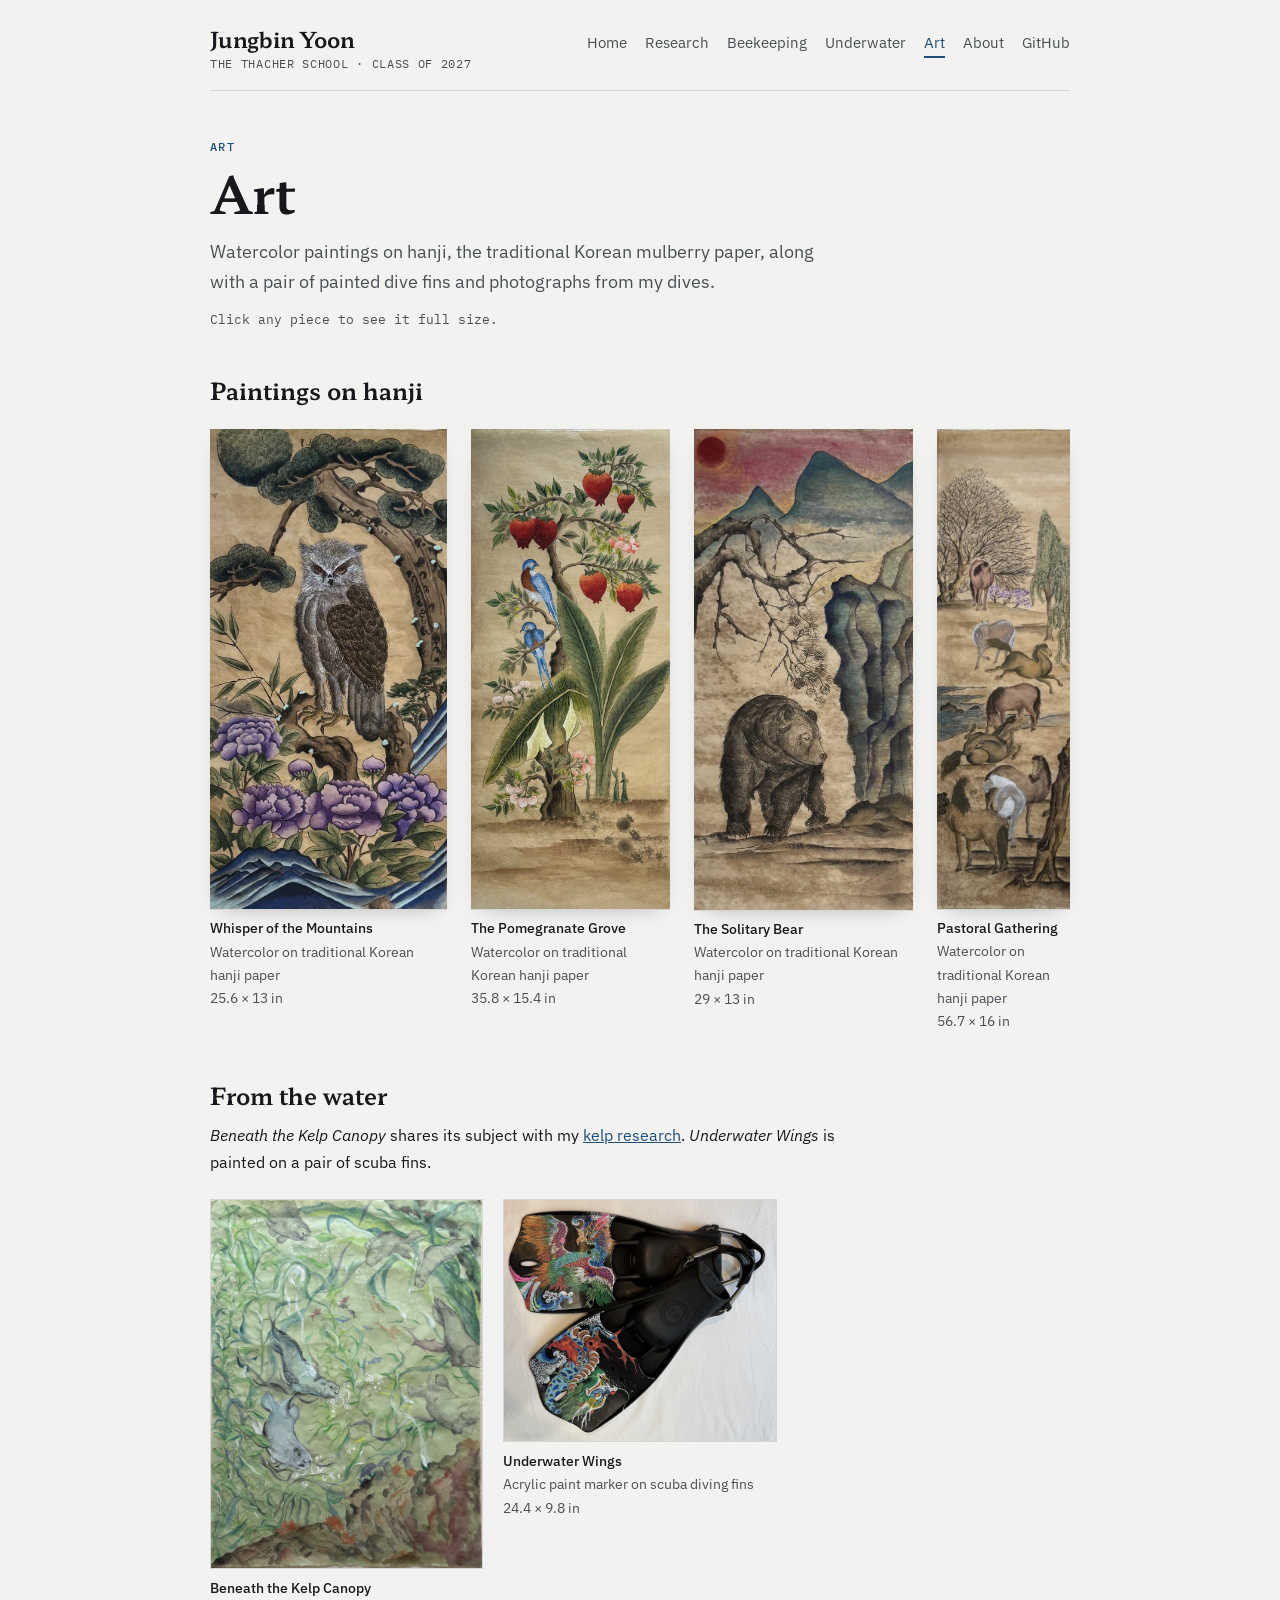
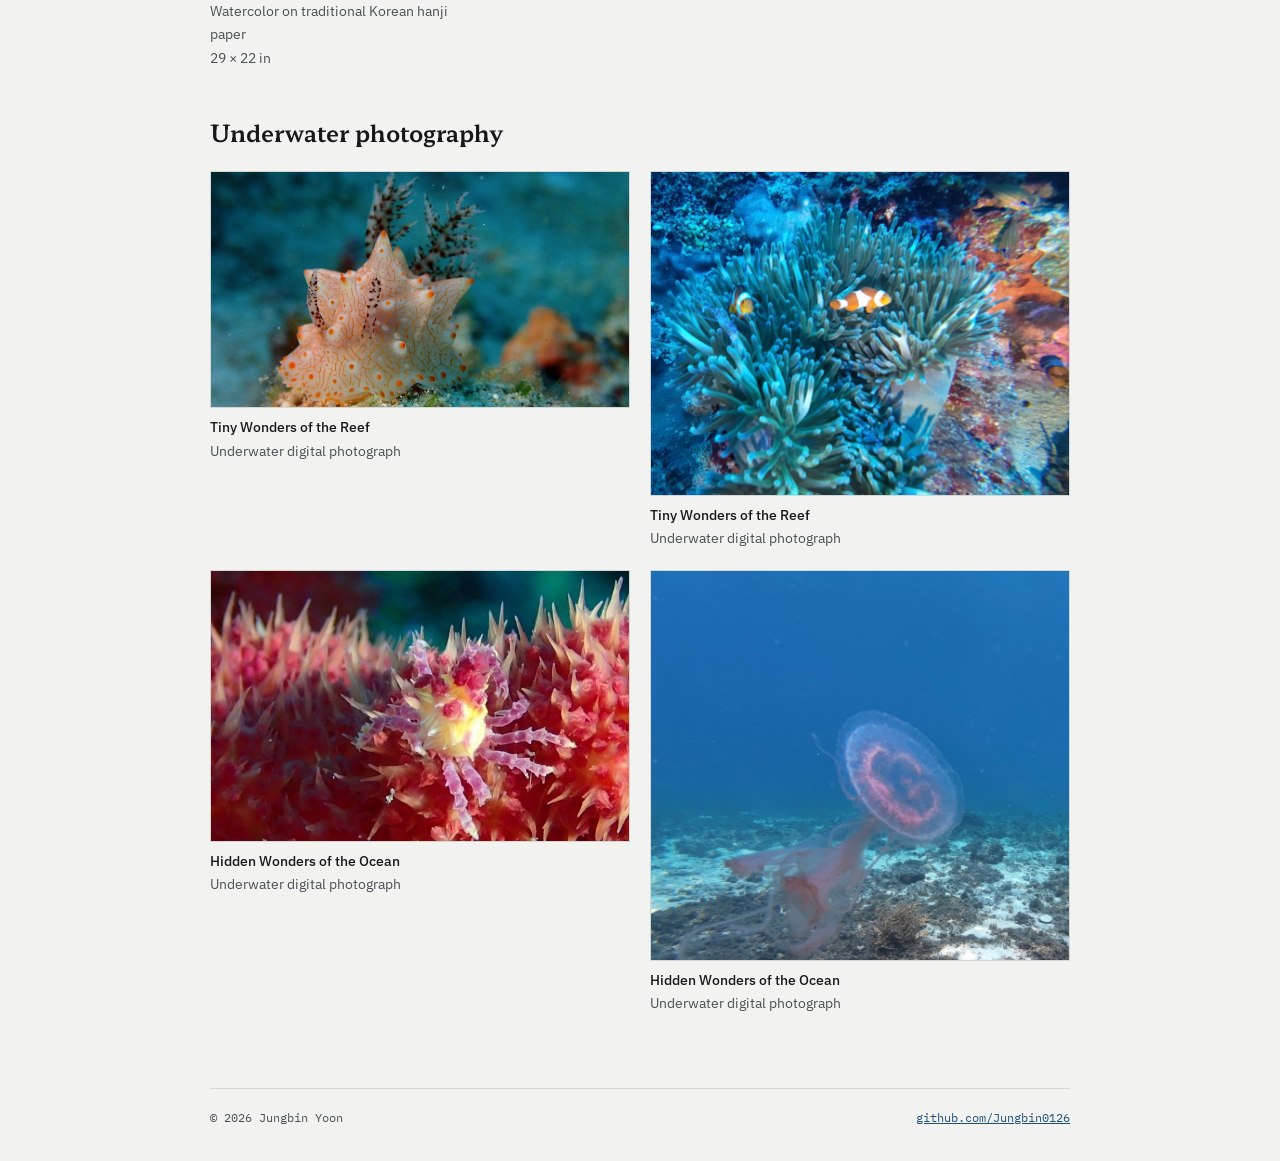
<file: drawings.html>
<!doctype html>
<html lang="en"><head><meta charset="utf-8"><meta name="viewport" content="width=device-width,initial-scale=1,viewport-fit=cover">
<title>Art · Jungbin Yoon</title>
<meta name="claude:viewport-fit-sides" content="cover">
<meta name="description" content="Jungbin Yoon — student researcher at The Thacher School.">
<link rel="preconnect" href="https://fonts.googleapis.com"><link rel="preconnect" href="https://fonts.gstatic.com" crossorigin><link rel="stylesheet" href="https://fonts.googleapis.com/css2?family=Hahmlet:wght@400;500;600&family=IBM+Plex+Mono:wght@400;500&family=IBM+Plex+Sans:wght@400;500;600&display=swap">
<link rel="stylesheet" href="style.css">
</head><body>
<div class="wrap">
<header class="site"><a class="brand" href="index.html">Jungbin Yoon<small>THE THACHER SCHOOL · CLASS OF 2027</small></a><nav class="site" aria-label="Main"><a href="index.html">Home</a><a href="research.html">Research</a><a href="beekeeping.html">Beekeeping</a><a href="diving.html">Underwater</a><a href="drawings.html" aria-current="page">Art</a><a href="about.html">About</a><a href="github.html">GitHub</a></nav></header>
<main>

<div class="eyebrow">Art</div>
<h1>Art</h1>
<p class="lede">Watercolor paintings on hanji, the traditional Korean mulberry paper, along with a pair of painted dive fins and photographs from my dives.</p>
<p class="hint">Click any piece to see it full size.</p>
<h2>Paintings on hanji</h2>
<div class="scrolls">
<figure><a href="images/art/whisper-of-the-mountains.jpg" target="_blank" rel="noopener"><img src="images/art/whisper-of-the-mountains.jpg" alt="An owl perched on a pine branch above purple peonies and stylized blue waves" loading="lazy"></a><figcaption><b>Whisper of the Mountains</b>Watercolor on traditional Korean hanji paper<br>25.6 × 13 in</figcaption></figure>
<figure><a href="images/art/pomegranate-grove.jpg" target="_blank" rel="noopener"><img src="images/art/pomegranate-grove.jpg" alt="Two blue birds on a pomegranate tree heavy with red fruit, above broad green leaves" loading="lazy"></a><figcaption><b>The Pomegranate Grove</b>Watercolor on traditional Korean hanji paper<br>35.8 × 15.4 in</figcaption></figure>
<figure><a href="images/art/solitary-bear.jpg" target="_blank" rel="noopener"><img src="images/art/solitary-bear.jpg" alt="A brown bear standing beneath a flowering branch, with blue peaks and a red sun behind" loading="lazy"></a><figcaption><b>The Solitary Bear</b>Watercolor on traditional Korean hanji paper<br>29 × 13 in</figcaption></figure>
<figure><a href="images/art/pastoral-gathering.jpg" target="_blank" rel="noopener"><img src="images/art/pastoral-gathering.jpg" alt="A tall narrow scroll of horses grazing and resting among willow trees" loading="lazy"></a><figcaption><b>Pastoral Gathering</b>Watercolor on traditional Korean hanji paper<br>56.7 × 16 in</figcaption></figure>
</div>
<h2>From the water</h2>
<p><i>Beneath the Kelp Canopy</i> shares its subject with my <a href="research-1.html">kelp research</a>. <i>Underwater Wings</i> is painted on a pair of scuba fins.</p>
<div class="gallery natural">
<figure><a href="images/art/beneath-the-kelp-canopy.jpg" target="_blank" rel="noopener"><img src="images/art/beneath-the-kelp-canopy.jpg" alt="Marine mammals swimming through tall green kelp above a rocky reef" loading="lazy"></a><figcaption><b>Beneath the Kelp Canopy</b>Watercolor on traditional Korean hanji paper<br>29 × 22 in</figcaption></figure>
<figure><a href="images/art/underwater-wings.jpg" target="_blank" rel="noopener"><img src="images/art/underwater-wings.jpg" alt="A pair of black dive fins painted with a phoenix on one and a dragon in waves on the other" loading="lazy"></a><figcaption><b>Underwater Wings</b>Acrylic paint marker on scuba diving fins<br>24.4 × 9.8 in</figcaption></figure>
</div>
<h2>Underwater photography</h2>
<div class="gallery natural pairs">
<figure><a href="images/art/reef-nudibranch.jpg" target="_blank" rel="noopener"><img src="images/art/reef-nudibranch.jpg" alt="An orange and white nudibranch with dark-tipped gills on the reef" loading="lazy"></a><figcaption><b>Tiny Wonders of the Reef</b>Underwater digital photograph</figcaption></figure>
<figure><a href="images/art/reef-anemonefish.jpg" target="_blank" rel="noopener"><img src="images/art/reef-anemonefish.jpg" alt="Two orange and white clownfish in a blue-green anemone" loading="lazy"></a><figcaption><b>Tiny Wonders of the Reef</b>Underwater digital photograph</figcaption></figure>
<figure><a href="images/art/ocean-crab.jpg" target="_blank" rel="noopener"><img src="images/art/ocean-crab.jpg" alt="A tiny spiky crab camouflaged on red soft coral" loading="lazy"></a><figcaption><b>Hidden Wonders of the Ocean</b>Underwater digital photograph</figcaption></figure>
<figure><a href="images/art/ocean-jellyfish.jpg" target="_blank" rel="noopener"><img src="images/art/ocean-jellyfish.jpg" alt="A translucent moon jellyfish drifting over a sandy, rubbly bottom" loading="lazy"></a><figcaption><b>Hidden Wonders of the Ocean</b>Underwater digital photograph</figcaption></figure>
</div>

</main>
<footer class="site"><span>© 2026 Jungbin Yoon</span><span><a href="https://github.com/Jungbin0126">github.com/Jungbin0126</a></span></footer>
</div>
</body></html>
</file>
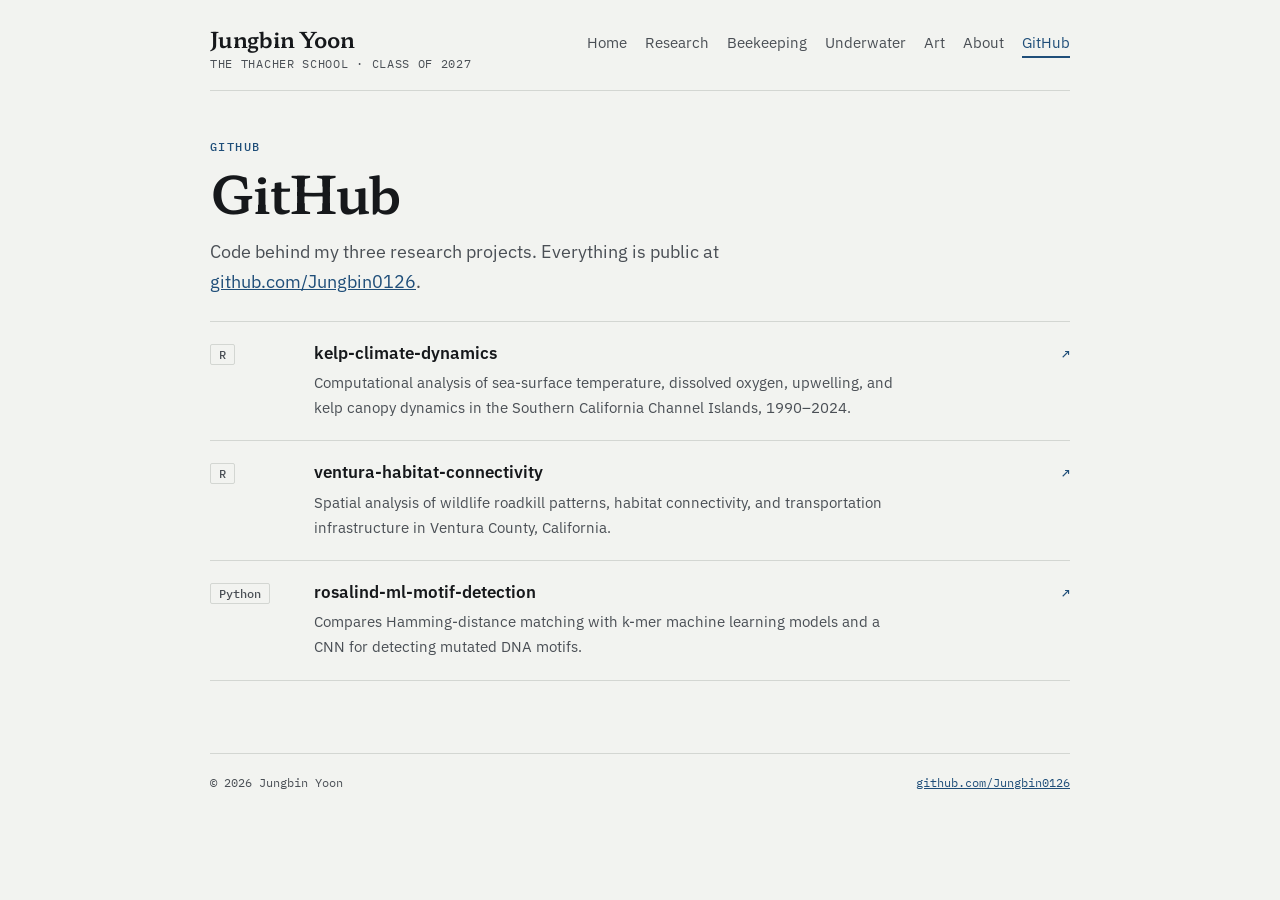
<file: github.html>
<!doctype html>
<html lang="en"><head><meta charset="utf-8"><meta name="viewport" content="width=device-width,initial-scale=1,viewport-fit=cover">
<title>GitHub · Jungbin Yoon</title>
<meta name="claude:viewport-fit-sides" content="cover">
<meta name="description" content="Jungbin Yoon — student researcher at The Thacher School.">
<link rel="preconnect" href="https://fonts.googleapis.com"><link rel="preconnect" href="https://fonts.gstatic.com" crossorigin><link rel="stylesheet" href="https://fonts.googleapis.com/css2?family=Hahmlet:wght@400;500;600&family=IBM+Plex+Mono:wght@400;500&family=IBM+Plex+Sans:wght@400;500;600&display=swap">
<link rel="stylesheet" href="style.css">
</head><body>
<div class="wrap">
<header class="site"><a class="brand" href="index.html">Jungbin Yoon<small>THE THACHER SCHOOL · CLASS OF 2027</small></a><nav class="site" aria-label="Main"><a href="index.html">Home</a><a href="research.html">Research</a><a href="beekeeping.html">Beekeeping</a><a href="diving.html">Underwater</a><a href="drawings.html">Art</a><a href="about.html">About</a><a href="github.html" aria-current="page">GitHub</a></nav></header>
<main>

<div class="eyebrow">GitHub</div>
<h1>GitHub</h1>
<p class="lede">Code behind my three research projects. Everything is public at <a href="https://github.com/Jungbin0126" target="_blank" rel="noopener">github.com/Jungbin0126</a>.</p>
<div class="list">
  <a class="row" href="https://github.com/Jungbin0126/kelp-climate-dynamics" target="_blank" rel="noopener"><span class="k"><span class="lang">R</span></span><div><h3>kelp-climate-dynamics</h3><p>Computational analysis of sea-surface temperature, dissolved oxygen, upwelling, and kelp canopy dynamics in the Southern California Channel Islands, 1990–2024.</p></div><span class="go">↗</span></a>
  <a class="row" href="https://github.com/Jungbin0126/ventura-habitat-connectivity" target="_blank" rel="noopener"><span class="k"><span class="lang">R</span></span><div><h3>ventura-habitat-connectivity</h3><p>Spatial analysis of wildlife roadkill patterns, habitat connectivity, and transportation infrastructure in Ventura County, California.</p></div><span class="go">↗</span></a>
  <a class="row" href="https://github.com/Jungbin0126/rosalind-ml-motif-detection" target="_blank" rel="noopener"><span class="k"><span class="lang">Python</span></span><div><h3>rosalind-ml-motif-detection</h3><p>Compares Hamming-distance matching with k-mer machine learning models and a CNN for detecting mutated DNA motifs.</p></div><span class="go">↗</span></a>
</div>

</main>
<footer class="site"><span>© 2026 Jungbin Yoon</span><span><a href="https://github.com/Jungbin0126">github.com/Jungbin0126</a></span></footer>
</div>
</body></html>
</file>
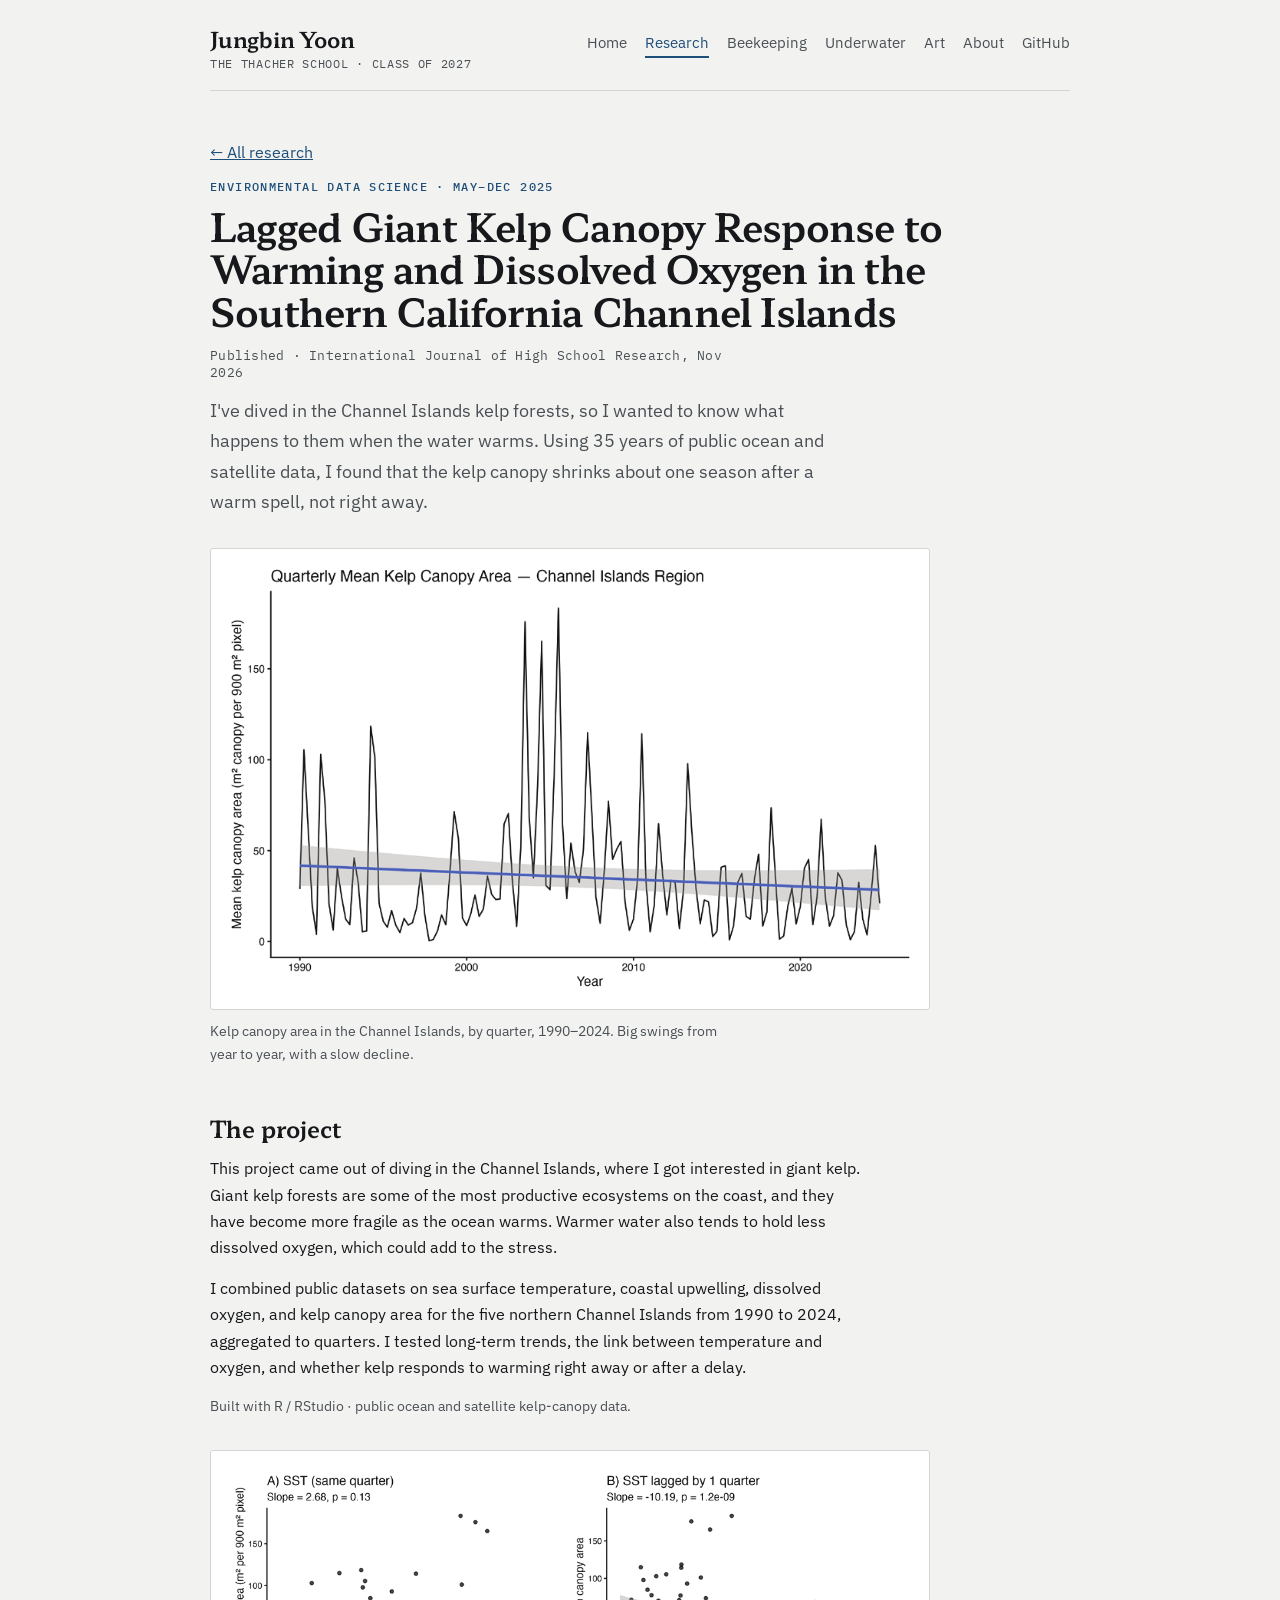
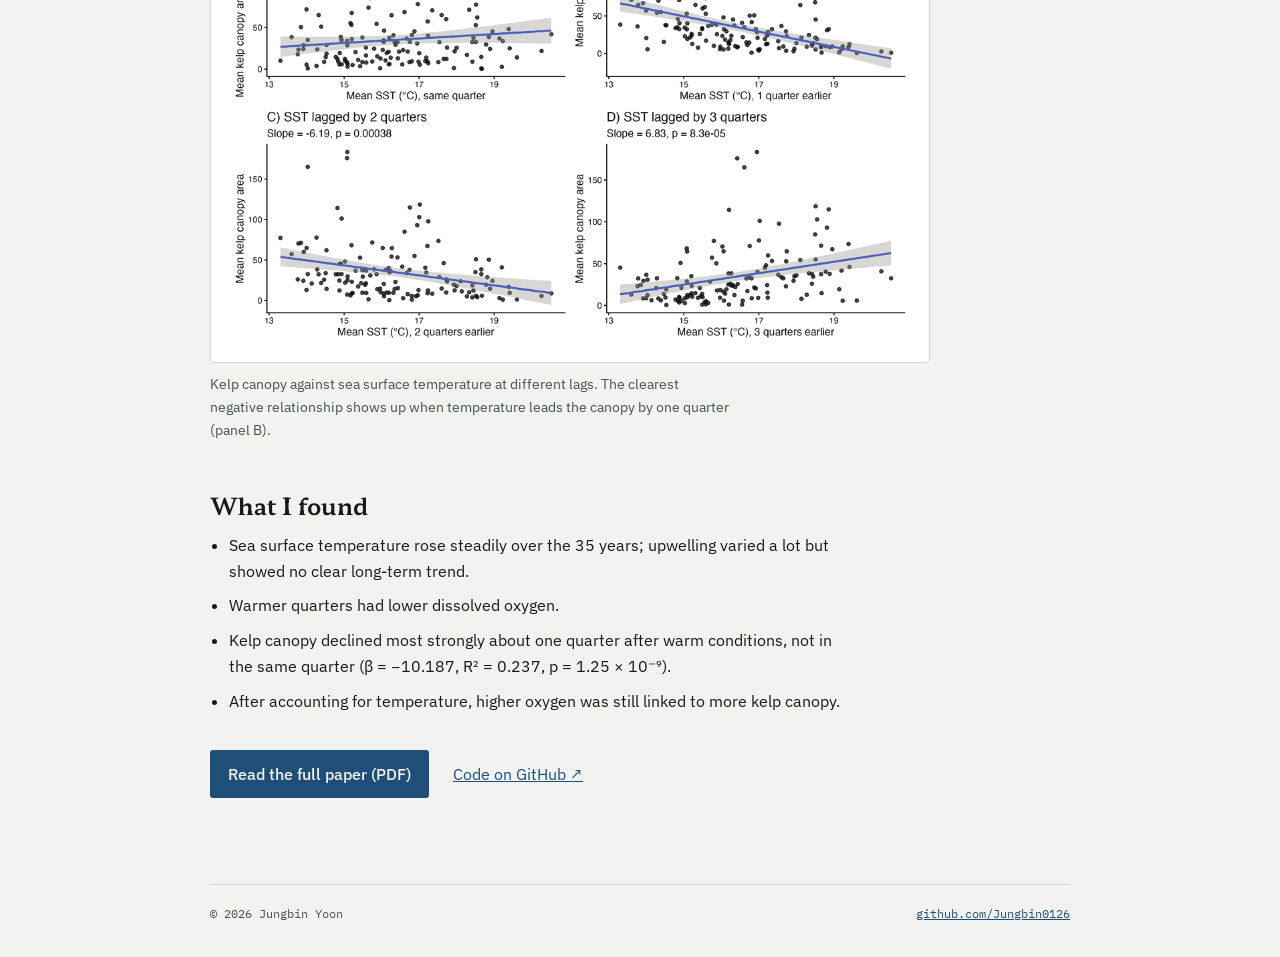
<file: research-1.html>
<!doctype html>
<html lang="en"><head><meta charset="utf-8"><meta name="viewport" content="width=device-width,initial-scale=1,viewport-fit=cover">
<title>Giant kelp, warming, and dissolved oxygen · Jungbin Yoon</title>
<meta name="claude:viewport-fit-sides" content="cover">
<meta name="description" content="Jungbin Yoon — student researcher at The Thacher School.">
<link rel="preconnect" href="https://fonts.googleapis.com"><link rel="preconnect" href="https://fonts.gstatic.com" crossorigin><link rel="stylesheet" href="https://fonts.googleapis.com/css2?family=Hahmlet:wght@400;500;600&family=IBM+Plex+Mono:wght@400;500&family=IBM+Plex+Sans:wght@400;500;600&display=swap">
<link rel="stylesheet" href="style.css">
</head><body>
<div class="wrap">
<header class="site"><a class="brand" href="index.html">Jungbin Yoon<small>THE THACHER SCHOOL · CLASS OF 2027</small></a><nav class="site" aria-label="Main"><a href="index.html">Home</a><a href="research.html" aria-current="page">Research</a><a href="beekeeping.html">Beekeeping</a><a href="diving.html">Underwater</a><a href="drawings.html">Art</a><a href="about.html">About</a><a href="github.html">GitHub</a></nav></header>
<main>

<p><a href="research.html">← All research</a></p>
<div class="eyebrow">Environmental data science · May–Dec 2025</div>
<h1 class="paper">Lagged Giant Kelp Canopy Response to Warming and Dissolved Oxygen in the Southern California Channel Islands</h1>
<p class="status">Published · International Journal of High School Research, Nov 2026</p>
<p class="lede">I've dived in the Channel Islands kelp forests, so I wanted to know what happens to them when the water warms. Using 35 years of public ocean and satellite data, I found that the kelp canopy shrinks about one season after a warm spell, not right away.</p>
<figure class="paper-fig"><img src="images/research/kelp-canopy.png" alt="Kelp canopy area in the Channel Islands, by quarter, 1990–2024. Big swings from year to year, with a slow decline." loading="lazy"><figcaption>Kelp canopy area in the Channel Islands, by quarter, 1990–2024. Big swings from year to year, with a slow decline.</figcaption></figure>
<h2>The project</h2>
<p>This project came out of diving in the Channel Islands, where I got interested in giant kelp. Giant kelp forests are some of the most productive ecosystems on the coast, and they have become more fragile as the ocean warms. Warmer water also tends to hold less dissolved oxygen, which could add to the stress.</p><p>I combined public datasets on sea surface temperature, coastal upwelling, dissolved oxygen, and kelp canopy area for the five northern Channel Islands from 1990 to 2024, aggregated to quarters. I tested long-term trends, the link between temperature and oxygen, and whether kelp responds to warming right away or after a delay.</p>
<p class="tools">Built with R / RStudio · public ocean and satellite kelp-canopy data.</p>
<figure class="paper-fig"><img src="images/research/kelp-lag.png" alt="Kelp canopy against sea surface temperature at different lags. The clearest negative relationship shows up when temperature leads the canopy by one quarter (panel B)." loading="lazy"><figcaption>Kelp canopy against sea surface temperature at different lags. The clearest negative relationship shows up when temperature leads the canopy by one quarter (panel B).</figcaption></figure>
<h2>What I found</h2>
<ul class="findings"><li>Sea surface temperature rose steadily over the 35 years; upwelling varied a lot but showed no clear long-term trend.</li><li>Warmer quarters had lower dissolved oxygen.</li><li>Kelp canopy declined most strongly about one quarter after warm conditions, not in the same quarter (β = −10.187, R² = 0.237, p = 1.25 × 10⁻⁹).</li><li>After accounting for temperature, higher oxygen was still linked to more kelp canopy.</li></ul>
<p class="actions"><a class="btn" href="papers/research-1.pdf" target="_blank" rel="noopener">Read the full paper (PDF)</a> <a href="https://github.com/Jungbin0126/kelp-climate-dynamics" target="_blank" rel="noopener">Code on GitHub ↗</a></p>

</main>
<footer class="site"><span>© 2026 Jungbin Yoon</span><span><a href="https://github.com/Jungbin0126">github.com/Jungbin0126</a></span></footer>
</div>
</body></html>
</file>
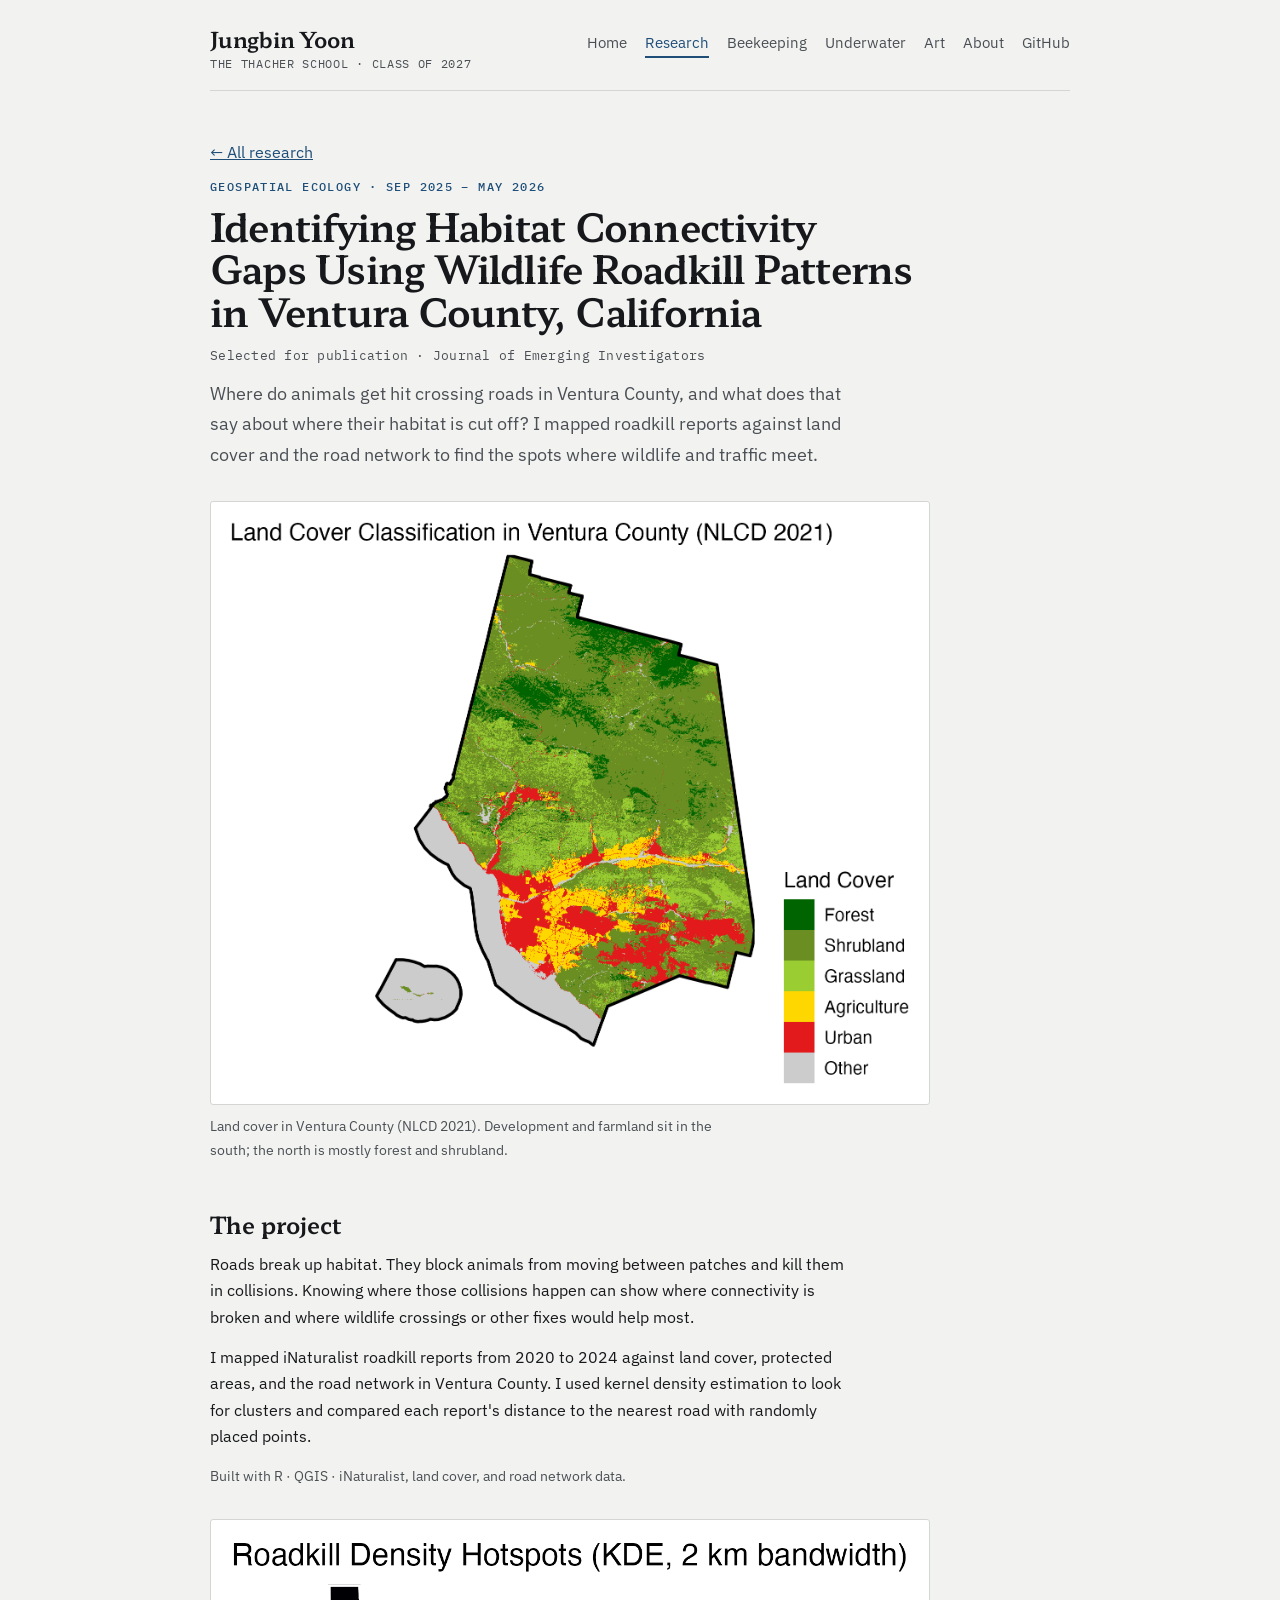
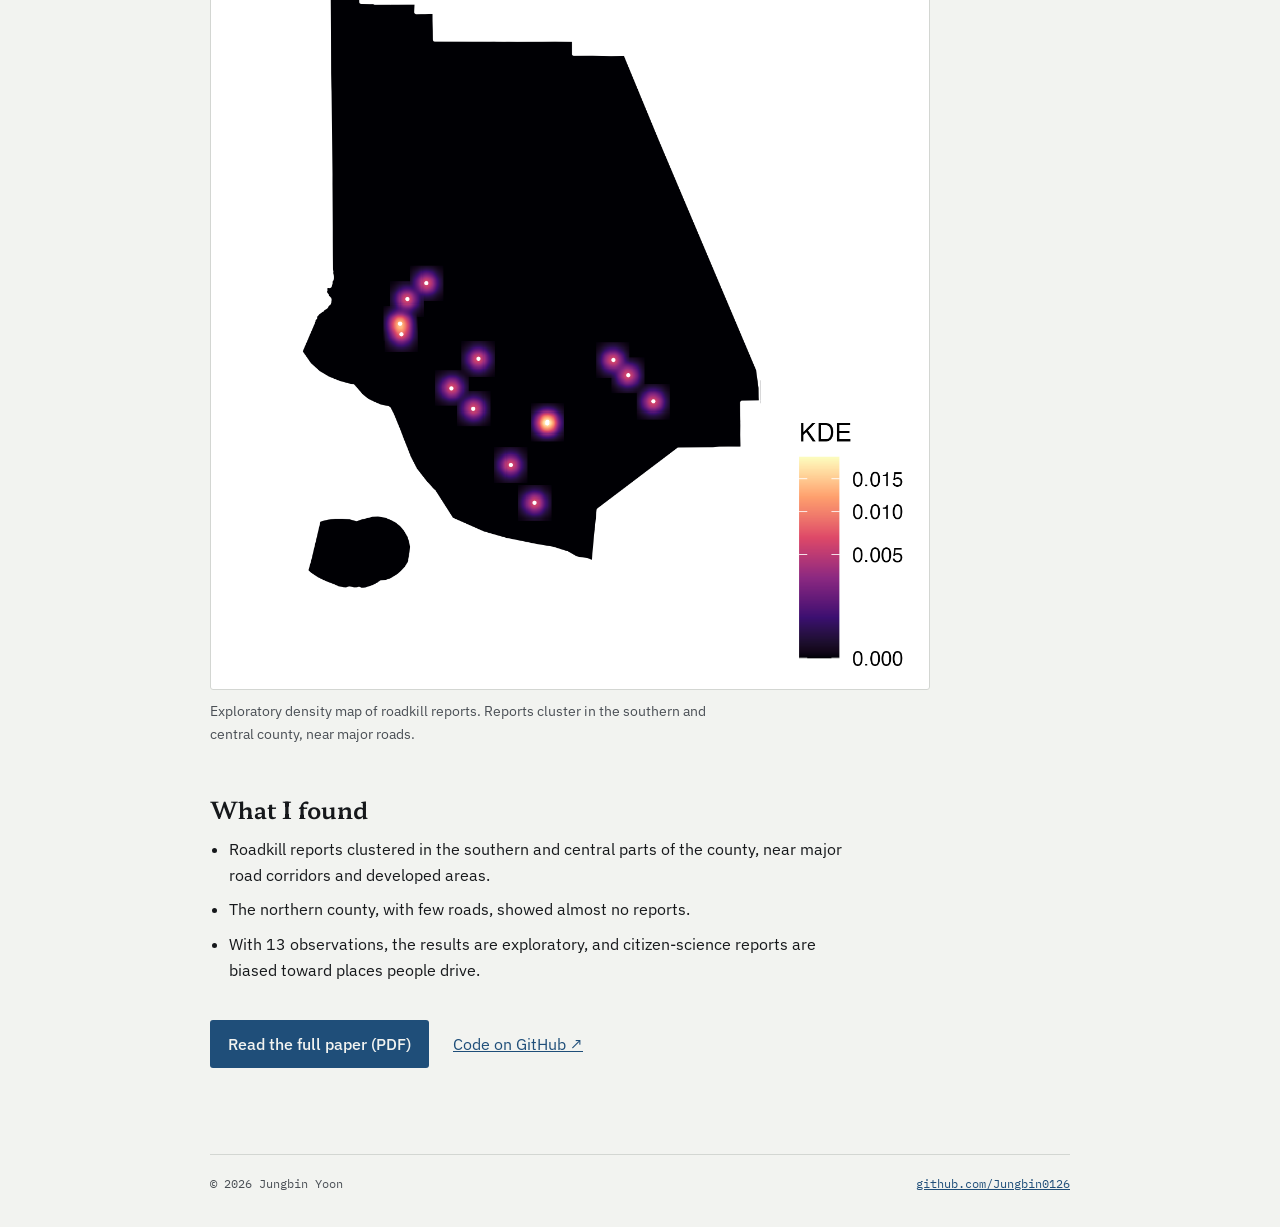
<file: research-2.html>
<!doctype html>
<html lang="en"><head><meta charset="utf-8"><meta name="viewport" content="width=device-width,initial-scale=1,viewport-fit=cover">
<title>Wildlife roadkill and habitat connectivity · Jungbin Yoon</title>
<meta name="claude:viewport-fit-sides" content="cover">
<meta name="description" content="Jungbin Yoon — student researcher at The Thacher School.">
<link rel="preconnect" href="https://fonts.googleapis.com"><link rel="preconnect" href="https://fonts.gstatic.com" crossorigin><link rel="stylesheet" href="https://fonts.googleapis.com/css2?family=Hahmlet:wght@400;500;600&family=IBM+Plex+Mono:wght@400;500&family=IBM+Plex+Sans:wght@400;500;600&display=swap">
<link rel="stylesheet" href="style.css">
</head><body>
<div class="wrap">
<header class="site"><a class="brand" href="index.html">Jungbin Yoon<small>THE THACHER SCHOOL · CLASS OF 2027</small></a><nav class="site" aria-label="Main"><a href="index.html">Home</a><a href="research.html" aria-current="page">Research</a><a href="beekeeping.html">Beekeeping</a><a href="diving.html">Underwater</a><a href="drawings.html">Art</a><a href="about.html">About</a><a href="github.html">GitHub</a></nav></header>
<main>

<p><a href="research.html">← All research</a></p>
<div class="eyebrow">Geospatial ecology · Sep 2025 – May 2026</div>
<h1 class="paper">Identifying Habitat Connectivity Gaps Using Wildlife Roadkill Patterns in Ventura County, California</h1>
<p class="status">Selected for publication · Journal of Emerging Investigators</p>
<p class="lede">Where do animals get hit crossing roads in Ventura County, and what does that say about where their habitat is cut off? I mapped roadkill reports against land cover and the road network to find the spots where wildlife and traffic meet.</p>
<figure class="paper-fig"><img src="images/research/roadkill-landcover.png" alt="Land cover in Ventura County (NLCD 2021). Development and farmland sit in the south; the north is mostly forest and shrubland." loading="lazy"><figcaption>Land cover in Ventura County (NLCD 2021). Development and farmland sit in the south; the north is mostly forest and shrubland.</figcaption></figure>
<h2>The project</h2>
<p>Roads break up habitat. They block animals from moving between patches and kill them in collisions. Knowing where those collisions happen can show where connectivity is broken and where wildlife crossings or other fixes would help most.</p><p>I mapped iNaturalist roadkill reports from 2020 to 2024 against land cover, protected areas, and the road network in Ventura County. I used kernel density estimation to look for clusters and compared each report's distance to the nearest road with randomly placed points.</p>
<p class="tools">Built with R · QGIS · iNaturalist, land cover, and road network data.</p>
<figure class="paper-fig"><img src="images/research/roadkill-kde.png" alt="Exploratory density map of roadkill reports. Reports cluster in the southern and central county, near major roads." loading="lazy"><figcaption>Exploratory density map of roadkill reports. Reports cluster in the southern and central county, near major roads.</figcaption></figure>
<h2>What I found</h2>
<ul class="findings"><li>Roadkill reports clustered in the southern and central parts of the county, near major road corridors and developed areas.</li><li>The northern county, with few roads, showed almost no reports.</li><li>With 13 observations, the results are exploratory, and citizen-science reports are biased toward places people drive.</li></ul>
<p class="actions"><a class="btn" href="papers/research-2.pdf" target="_blank" rel="noopener">Read the full paper (PDF)</a> <a href="https://github.com/Jungbin0126/ventura-habitat-connectivity" target="_blank" rel="noopener">Code on GitHub ↗</a></p>

</main>
<footer class="site"><span>© 2026 Jungbin Yoon</span><span><a href="https://github.com/Jungbin0126">github.com/Jungbin0126</a></span></footer>
</div>
</body></html>
</file>
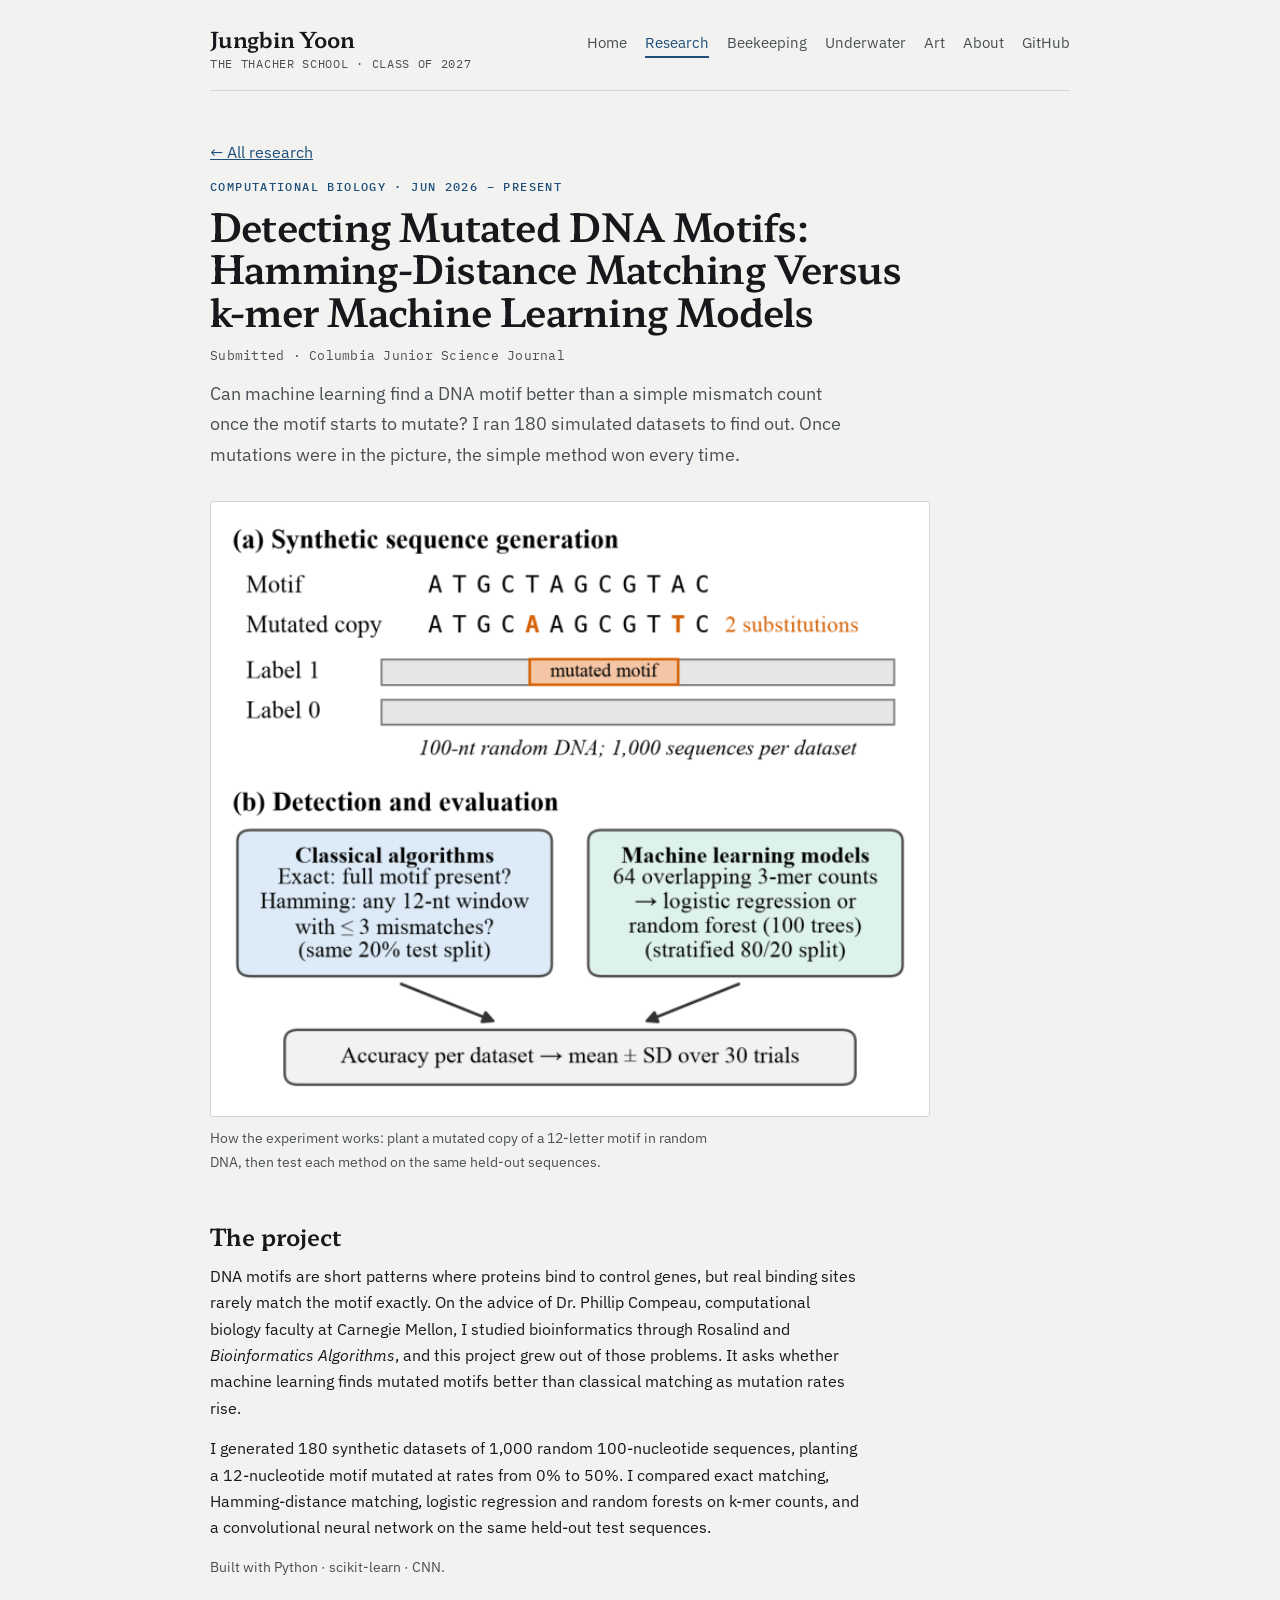
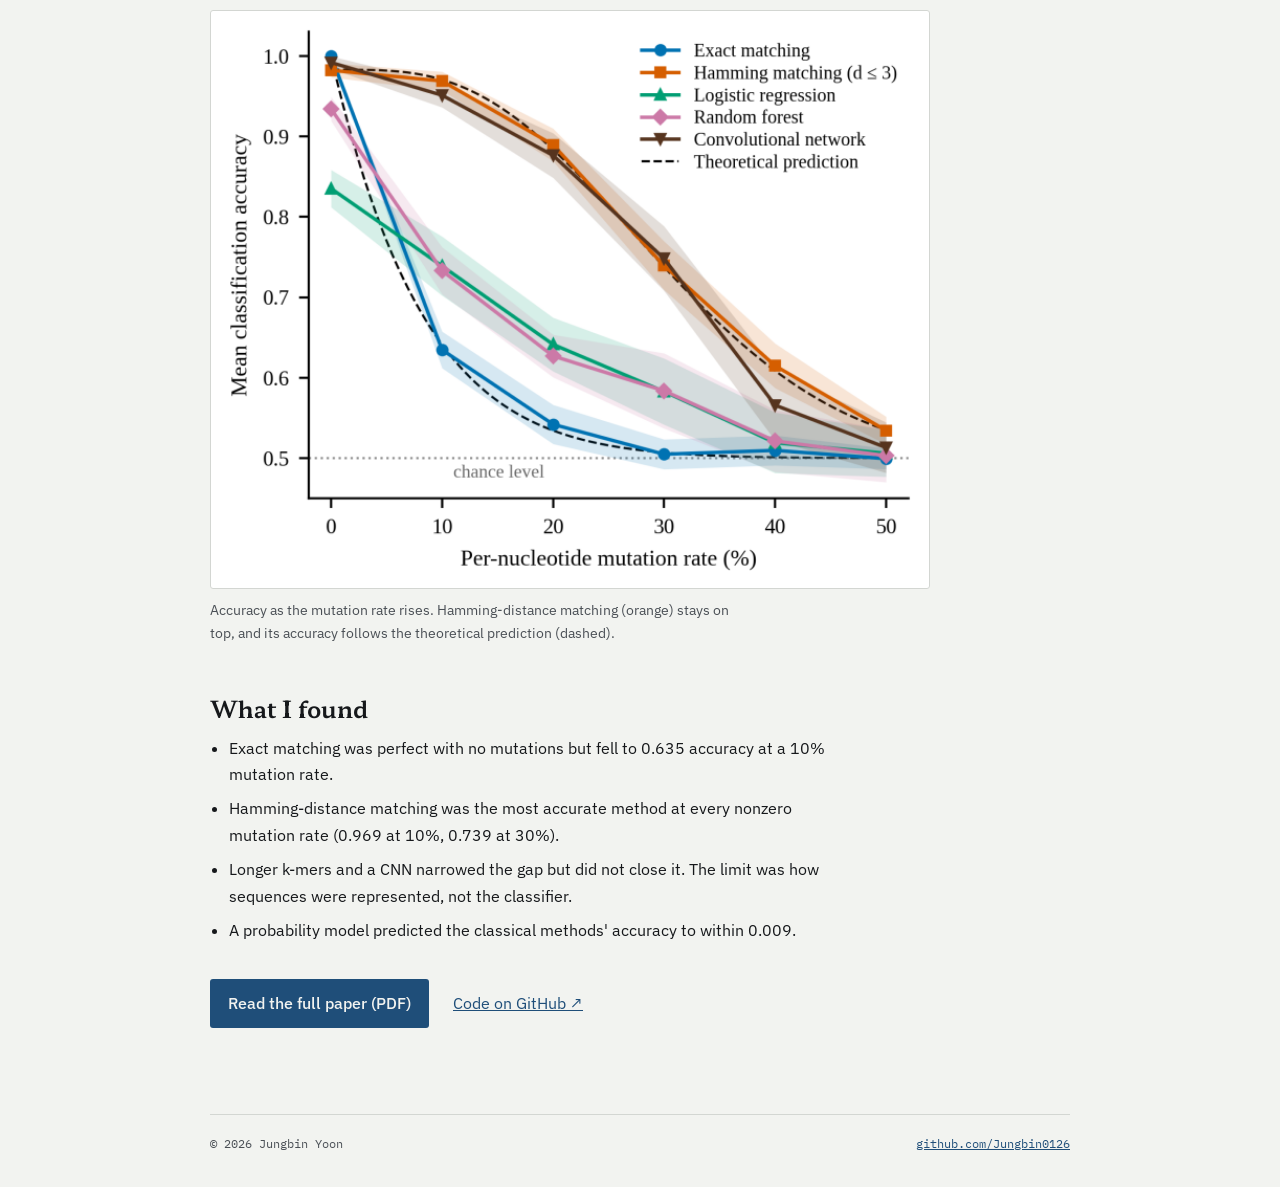
<file: research-3.html>
<!doctype html>
<html lang="en"><head><meta charset="utf-8"><meta name="viewport" content="width=device-width,initial-scale=1,viewport-fit=cover">
<title>Mutated DNA motif detection · Jungbin Yoon</title>
<meta name="claude:viewport-fit-sides" content="cover">
<meta name="description" content="Jungbin Yoon — student researcher at The Thacher School.">
<link rel="preconnect" href="https://fonts.googleapis.com"><link rel="preconnect" href="https://fonts.gstatic.com" crossorigin><link rel="stylesheet" href="https://fonts.googleapis.com/css2?family=Hahmlet:wght@400;500;600&family=IBM+Plex+Mono:wght@400;500&family=IBM+Plex+Sans:wght@400;500;600&display=swap">
<link rel="stylesheet" href="style.css">
</head><body>
<div class="wrap">
<header class="site"><a class="brand" href="index.html">Jungbin Yoon<small>THE THACHER SCHOOL · CLASS OF 2027</small></a><nav class="site" aria-label="Main"><a href="index.html">Home</a><a href="research.html" aria-current="page">Research</a><a href="beekeeping.html">Beekeeping</a><a href="diving.html">Underwater</a><a href="drawings.html">Art</a><a href="about.html">About</a><a href="github.html">GitHub</a></nav></header>
<main>

<p><a href="research.html">← All research</a></p>
<div class="eyebrow">Computational biology · Jun 2026 – present</div>
<h1 class="paper">Detecting Mutated DNA Motifs: Hamming-Distance Matching Versus k-mer Machine Learning Models</h1>
<p class="status">Submitted · Columbia Junior Science Journal</p>
<p class="lede">Can machine learning find a DNA motif better than a simple mismatch count once the motif starts to mutate? I ran 180 simulated datasets to find out. Once mutations were in the picture, the simple method won every time.</p>
<figure class="paper-fig"><img src="images/research/dna-design.png" alt="How the experiment works: plant a mutated copy of a 12-letter motif in random DNA, then test each method on the same held-out sequences." loading="lazy"><figcaption>How the experiment works: plant a mutated copy of a 12-letter motif in random DNA, then test each method on the same held-out sequences.</figcaption></figure>
<h2>The project</h2>
<p>DNA motifs are short patterns where proteins bind to control genes, but real binding sites rarely match the motif exactly. On the advice of Dr. Phillip Compeau, computational biology faculty at Carnegie Mellon, I studied bioinformatics through Rosalind and <i>Bioinformatics Algorithms</i>, and this project grew out of those problems. It asks whether machine learning finds mutated motifs better than classical matching as mutation rates rise.</p><p>I generated 180 synthetic datasets of 1,000 random 100-nucleotide sequences, planting a 12-nucleotide motif mutated at rates from 0% to 50%. I compared exact matching, Hamming-distance matching, logistic regression and random forests on k-mer counts, and a convolutional neural network on the same held-out test sequences.</p>
<p class="tools">Built with Python · scikit-learn · CNN.</p>
<figure class="paper-fig"><img src="images/research/dna-accuracy.png" alt="Accuracy as the mutation rate rises. Hamming-distance matching (orange) stays on top, and its accuracy follows the theoretical prediction (dashed)." loading="lazy"><figcaption>Accuracy as the mutation rate rises. Hamming-distance matching (orange) stays on top, and its accuracy follows the theoretical prediction (dashed).</figcaption></figure>
<h2>What I found</h2>
<ul class="findings"><li>Exact matching was perfect with no mutations but fell to 0.635 accuracy at a 10% mutation rate.</li><li>Hamming-distance matching was the most accurate method at every nonzero mutation rate (0.969 at 10%, 0.739 at 30%).</li><li>Longer k-mers and a CNN narrowed the gap but did not close it. The limit was how sequences were represented, not the classifier.</li><li>A probability model predicted the classical methods' accuracy to within 0.009.</li></ul>
<p class="actions"><a class="btn" href="papers/research-3.pdf" target="_blank" rel="noopener">Read the full paper (PDF)</a> <a href="https://github.com/Jungbin0126/rosalind-ml-motif-detection" target="_blank" rel="noopener">Code on GitHub ↗</a></p>

</main>
<footer class="site"><span>© 2026 Jungbin Yoon</span><span><a href="https://github.com/Jungbin0126">github.com/Jungbin0126</a></span></footer>
</div>
</body></html>
</file>
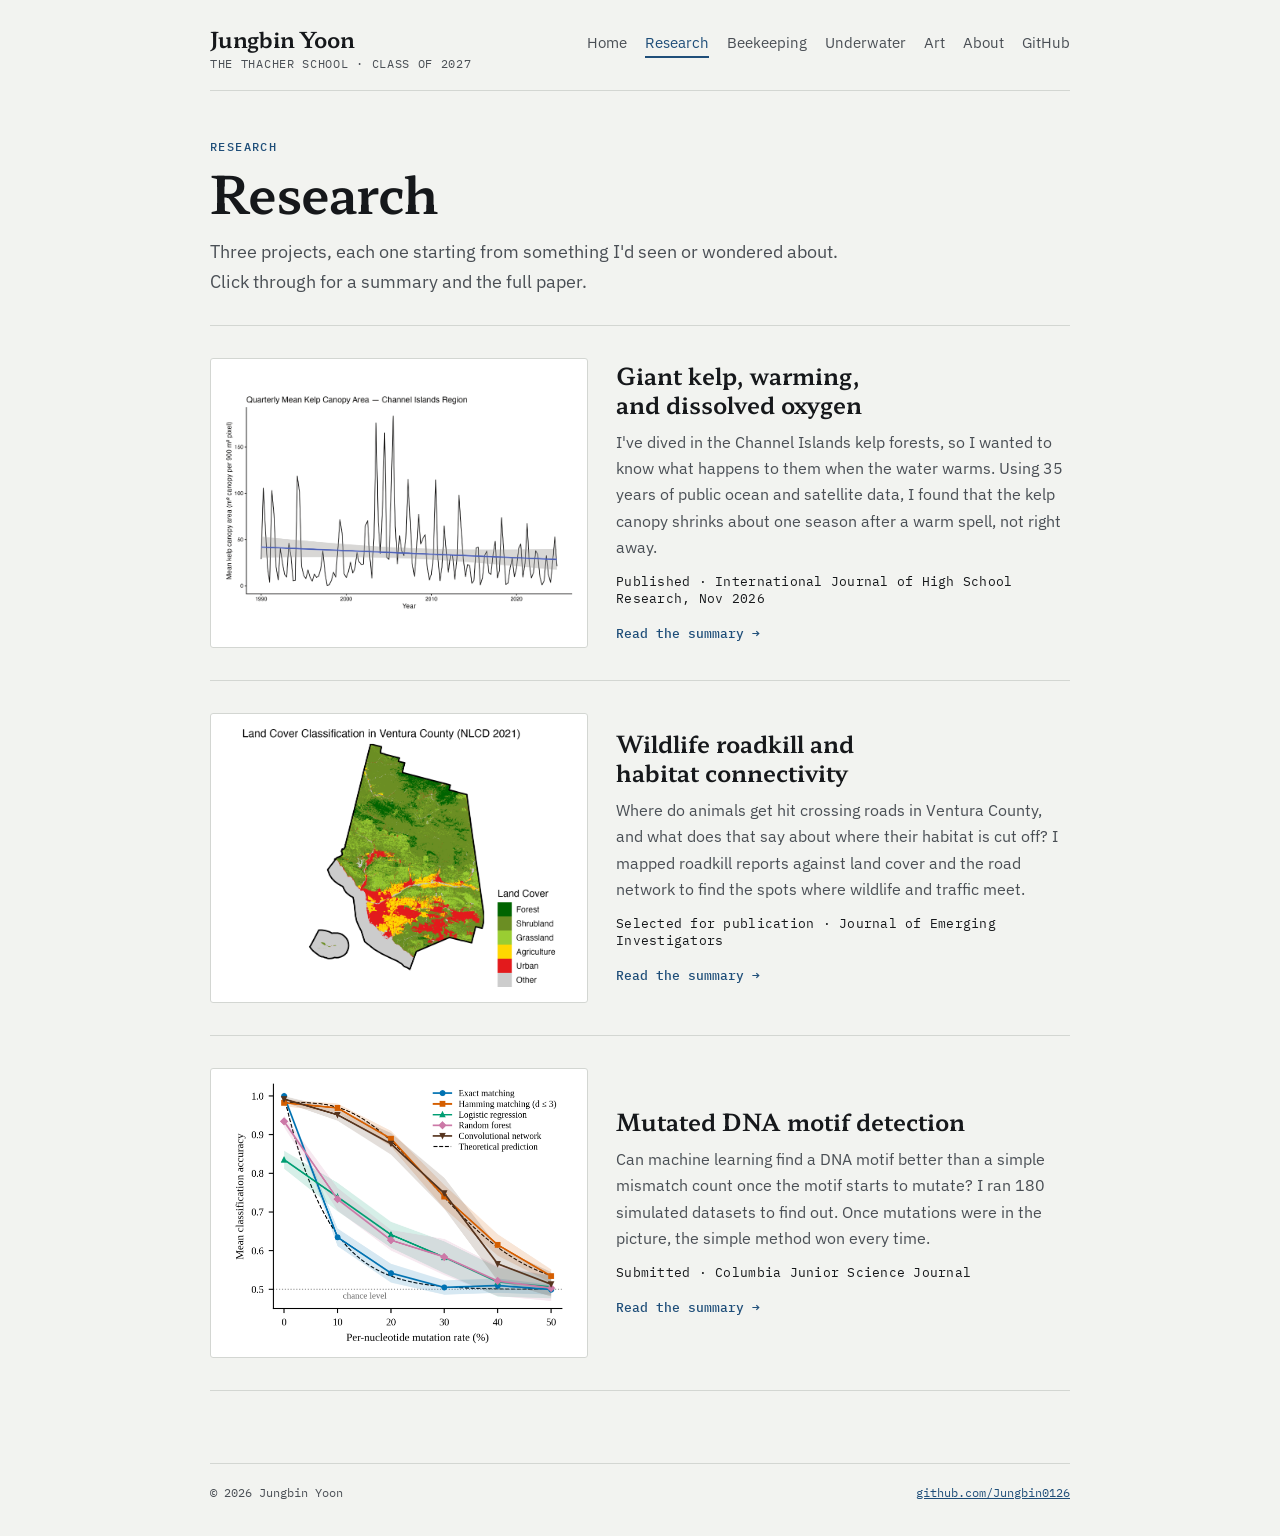
<file: research.html>
<!doctype html>
<html lang="en"><head><meta charset="utf-8"><meta name="viewport" content="width=device-width,initial-scale=1,viewport-fit=cover">
<title>Research · Jungbin Yoon</title>
<meta name="claude:viewport-fit-sides" content="cover">
<meta name="description" content="Jungbin Yoon — student researcher at The Thacher School.">
<link rel="preconnect" href="https://fonts.googleapis.com"><link rel="preconnect" href="https://fonts.gstatic.com" crossorigin><link rel="stylesheet" href="https://fonts.googleapis.com/css2?family=Hahmlet:wght@400;500;600&family=IBM+Plex+Mono:wght@400;500&family=IBM+Plex+Sans:wght@400;500;600&display=swap">
<link rel="stylesheet" href="style.css">
</head><body>
<div class="wrap">
<header class="site"><a class="brand" href="index.html">Jungbin Yoon<small>THE THACHER SCHOOL · CLASS OF 2027</small></a><nav class="site" aria-label="Main"><a href="index.html">Home</a><a href="research.html" aria-current="page">Research</a><a href="beekeeping.html">Beekeeping</a><a href="diving.html">Underwater</a><a href="drawings.html">Art</a><a href="about.html">About</a><a href="github.html">GitHub</a></nav></header>
<main>

<div class="eyebrow">Research</div>
<h1>Research</h1>
<p class="lede">Three projects, each one starting from something I'd seen or wondered about. Click through for a summary and the full paper.</p>
<div class="studies">
<a class="study" href="research-1.html">
  <div class="study-fig"><img src="images/research/kelp-canopy.png" alt="Line chart of quarterly kelp canopy area in the Channel Islands from 1990 to 2024, with large spikes and a slight downward trend" loading="lazy"></div>
  <div class="study-text">
    <h2>Giant kelp, warming, and dissolved oxygen</h2>
    <p>I've dived in the Channel Islands kelp forests, so I wanted to know what happens to them when the water warms. Using 35 years of public ocean and satellite data, I found that the kelp canopy shrinks about one season after a warm spell, not right away.</p>
    <p class="status">Published · International Journal of High School Research, Nov 2026</p>
    <span class="more">Read the summary →</span>
  </div>
</a>
<a class="study" href="research-2.html">
  <div class="study-fig"><img src="images/research/roadkill-landcover.png" alt="Map of Ventura County colored by land cover, with urban and agricultural areas concentrated in the south" loading="lazy"></div>
  <div class="study-text">
    <h2>Wildlife roadkill and habitat connectivity</h2>
    <p>Where do animals get hit crossing roads in Ventura County, and what does that say about where their habitat is cut off? I mapped roadkill reports against land cover and the road network to find the spots where wildlife and traffic meet.</p>
    <p class="status">Selected for publication · Journal of Emerging Investigators</p>
    <span class="more">Read the summary →</span>
  </div>
</a>
<a class="study" href="research-3.html">
  <div class="study-fig"><img src="images/research/dna-accuracy.png" alt="Line chart of classification accuracy falling as mutation rate rises, with Hamming matching staying highest" loading="lazy"></div>
  <div class="study-text">
    <h2>Mutated DNA motif detection</h2>
    <p>Can machine learning find a DNA motif better than a simple mismatch count once the motif starts to mutate? I ran 180 simulated datasets to find out. Once mutations were in the picture, the simple method won every time.</p>
    <p class="status">Submitted · Columbia Junior Science Journal</p>
    <span class="more">Read the summary →</span>
  </div>
</a>
</div>

</main>
<footer class="site"><span>© 2026 Jungbin Yoon</span><span><a href="https://github.com/Jungbin0126">github.com/Jungbin0126</a></span></footer>
</div>
</body></html>
</file>
<file: style.css>
/* Layout: one narrow reading column, header with bilingual nav, generous white space like a hanging scroll */
:root{
  --paper:#F2F3F0; --surface:#FAFBF9; --ink:#16181B; --ink-soft:#4A4F55; --line:#D3D6D2;
  --accent:#1F4E79; --accent-soft:#E2EAF2; --todo:#9A6B12;
  --display:"Hahmlet","Nanum Myeongjo",Georgia,serif;
  --body:"IBM Plex Sans","Helvetica Neue",Arial,sans-serif;
  --mono:"IBM Plex Mono",ui-monospace,Menlo,monospace;
}
@media (prefers-color-scheme: dark){:root:not([data-theme="light"]){
  --paper:#121417; --surface:#1A1D21; --ink:#E9EAE6; --ink-soft:#A3A8AD; --line:#2E3338;
  --accent:#8DB6DE; --accent-soft:#1E2B38; --todo:#E0B45C; color-scheme:dark}}
:root[data-theme="dark"]{
  --paper:#121417; --surface:#1A1D21; --ink:#E9EAE6; --ink-soft:#A3A8AD; --line:#2E3338;
  --accent:#8DB6DE; --accent-soft:#1E2B38; --todo:#E0B45C; color-scheme:dark}
*{box-sizing:border-box}
body{margin:0;background:var(--paper);color:var(--ink);font:16px/1.65 var(--body);
  padding-left:max(16px,env(safe-area-inset-left,0px));padding-right:max(16px,env(safe-area-inset-right,0px))}
.wrap{max-width:860px;margin:0 auto}
header.site{display:flex;flex-wrap:wrap;align-items:baseline;justify-content:space-between;gap:12px 28px;
  padding-block:28px 18px;border-bottom:1px solid var(--line)}
.brand{font:600 1.35rem/1 var(--display);color:var(--ink);text-decoration:none;letter-spacing:-.01em}
.brand small{display:block;font:400 .72rem/1.4 var(--mono);color:var(--ink-soft);letter-spacing:.06em;margin-top:6px}
nav.site{display:flex;flex-wrap:wrap;gap:4px 18px}
nav.site a{color:var(--ink-soft);text-decoration:none;font-size:.92rem;display:flex;flex-direction:column;align-items:flex-start;line-height:1.2;padding-block:4px}
nav.site a span{font:400 .68rem var(--display);opacity:.7}
nav.site a:hover,nav.site a[aria-current]{color:var(--accent)}
nav.site a[aria-current]{border-bottom:2px solid var(--accent)}
main{padding-block:48px 72px}
h1{font:600 clamp(2rem,6vw,3.2rem)/1.1 var(--display);margin:0 0 16px;letter-spacing:-.02em;text-wrap:balance}
h2{font:600 1.45rem/1.25 var(--display);margin:48px 0 12px;text-wrap:balance}
h3{font:600 1.08rem/1.3 var(--body);margin:0 0 6px}
p{max-width:65ch;margin:0 0 14px}
.lede{font-size:1.15rem;color:var(--ink-soft);max-width:58ch}
.eyebrow{font:500 .72rem var(--mono);letter-spacing:.12em;text-transform:uppercase;color:var(--accent);margin-bottom:10px}
a{color:var(--accent)}
a:focus-visible,button:focus-visible{outline:2px solid var(--accent);outline-offset:3px}
.list{display:grid;gap:0;border-top:1px solid var(--line);margin-top:24px}
.row{display:grid;grid-template-columns:5.5rem 1fr auto;gap:16px;align-items:baseline;padding-block:20px;border-bottom:1px solid var(--line);text-decoration:none;color:var(--ink)}
.row > *{min-width:0}
a.row:hover h3{color:var(--accent)}
.row > span:empty{display:none}
.home .row{grid-template-columns:1fr auto}
.row .k{font:500 .78rem var(--mono);color:var(--ink-soft)}
.row p{margin:0;color:var(--ink-soft);font-size:.95rem}
.row .go{font:500 .8rem var(--mono);color:var(--accent)}
@media (max-width:560px){.row{grid-template-columns:1fr}.row .go{display:none}}
.btn{display:inline-flex;align-items:center;gap:8px;background:var(--accent);color:var(--paper);text-decoration:none;font-weight:500;padding:11px 18px;border-radius:3px}
.btn:hover{filter:brightness(1.08)}
.meta{display:flex;flex-wrap:wrap;gap:8px 28px;font:400 .82rem var(--mono);color:var(--ink-soft);margin:6px 0 28px;padding-block:12px;border-block:1px solid var(--line)}
.meta b{color:var(--ink);font-weight:500}
.todo{border:1px dashed var(--todo);color:var(--todo);font:400 .82rem var(--mono);padding:10px 14px;border-radius:3px;margin:12px 0;max-width:65ch}
.grid{display:grid;grid-template-columns:repeat(auto-fill,minmax(220px,1fr));gap:20px;margin-top:24px}
figure{margin:0}
.frame{aspect-ratio:3/4;max-width:100%;background:var(--surface);border:1px solid var(--line);display:grid;place-items:center;color:var(--ink-soft);font:400 2.2rem var(--display)}
.frame.wide{aspect-ratio:4/3}
figcaption{font-size:.88rem;color:var(--ink-soft);margin-top:8px}
figcaption b{color:var(--ink);font-weight:500;display:block}
.tablewrap{overflow-x:auto;margin-top:16px;border:1px solid var(--line);background:var(--surface)}
table{border-collapse:collapse;width:100%;font-size:.9rem;min-width:560px}
th,td{text-align:left;padding:10px 14px;border-bottom:1px solid var(--line);vertical-align:top}
th{font:500 .72rem var(--mono);letter-spacing:.08em;text-transform:uppercase;color:var(--ink-soft)}
td.num{font-variant-numeric:tabular-nums;font-family:var(--mono);white-space:nowrap}
tr:last-child td{border-bottom:0}
.facts{display:grid;grid-template-columns:repeat(auto-fit,minmax(180px,1fr));gap:20px;margin:28px 0}
.facts > div{border-top:2px solid var(--ink);padding-top:10px}
.facts .k{font:500 .72rem var(--mono);letter-spacing:.1em;text-transform:uppercase;color:var(--ink-soft)}
.lang{font:500 .72rem var(--mono);color:var(--ink-soft);border:1px solid var(--line);padding:2px 8px;border-radius:2px}
footer.site{border-top:1px solid var(--line);padding-block:20px 36px;font:400 .78rem var(--mono);color:var(--ink-soft);display:flex;flex-wrap:wrap;gap:8px 24px;justify-content:space-between}
.paper{font-size:clamp(1.6rem,4.5vw,2.4rem)}
.findings{max-width:65ch;padding-left:1.2em;margin:0;display:grid;gap:8px}
.actions{display:flex;flex-wrap:wrap;align-items:center;gap:12px 24px;margin-top:36px}
.gallery{display:grid;grid-template-columns:repeat(auto-fill,minmax(240px,1fr));grid-auto-flow:dense;gap:20px;margin-top:24px}
.gallery figure{display:flex;flex-direction:column;min-width:0}
.gallery img{width:100%;aspect-ratio:4/3;object-fit:cover;display:block;background:var(--surface);border:1px solid var(--line)}
.gallery .tall img{aspect-ratio:3/4}
@media (min-width:640px){.gallery .wide{grid-column:span 2}.gallery .wide img{aspect-ratio:16/9}}
.chart{margin:28px 0 8px;display:flex;flex-direction:column;gap:10px}
.chart figcaption{margin:0}
.hint{font:400 .8rem var(--mono);color:var(--ink-soft)}
.scrolls{display:grid;grid-template-columns:.493fr .414fr .454fr .277fr;gap:24px;align-items:start;margin-top:24px}
.scrolls figure{min-width:0}
.scrolls img{width:100%;height:auto;display:block;box-shadow:0 1px 0 var(--line),0 8px 20px -12px rgba(0,0,0,.35)}
@media (max-width:560px){.scrolls{grid-template-columns:1fr 1fr}}
.gallery.pairs{grid-template-columns:repeat(auto-fill,minmax(min(100%,300px),1fr))}
.gallery a, .scrolls a{display:block}
.gallery.natural{align-items:start}
.gallery.natural img{aspect-ratio:auto}
.about-head{display:flex;flex-wrap:wrap;align-items:center;gap:20px 28px;margin-bottom:28px}
.about-head > div{flex:1 1 280px;min-width:0}
.about-head h1{margin-bottom:8px}
.portrait{width:150px;height:150px;object-fit:cover;border-radius:50%;border:1px solid var(--line);display:block}
/* Home: kelp-forest background (single look in both themes) */
.ocean-bg{position:absolute;top:0;left:0;right:0;height:min(100svh,920px);z-index:-1;overflow:hidden;background:#0A3446 url("images/diving/home-sea-lions-poster.jpg") center/cover no-repeat}
.ocean-bg video{position:absolute;inset:0;width:100%;height:100%;object-fit:cover}
.ocean-bg::after{content:"";position:absolute;inset:0;background:linear-gradient(180deg,rgba(3,24,38,.35) 0%,rgba(3,24,38,.12) 22%,rgba(3,24,38,.22) 48%,rgba(2,22,36,.78) 76%,#021A2A 100%)}
body:has(.wrap.ocean){background:#021A2A}
.home-hero{min-height:min(58svh,520px);display:flex;flex-direction:column;justify-content:flex-end;padding-bottom:12px}
.wrap.ocean h1{font-size:clamp(2.6rem,8vw,4.6rem)}
.wrap.ocean .lede{color:#E2EFEF}
@media (prefers-reduced-motion:reduce){.ocean-bg video{display:none}}
.wrap.ocean{--ink:#EEF6F5;--ink-soft:#BFD7DA;--line:rgba(225,245,245,.24);--accent:#8FE3D6;--paper:#06263A;color:var(--ink);color-scheme:dark}
.wrap.ocean h1,.wrap.ocean .lede,.wrap.ocean .eyebrow,.wrap.ocean header{text-shadow:0 1px 16px rgba(0,18,30,.7),0 0 2px rgba(0,18,30,.5)}
.wrap.ocean a.row{transition:background-color .15s}
.wrap.ocean a.row:hover{background:linear-gradient(90deg,rgba(220,245,245,.08),transparent)}
.photo-credit{font:400 .74rem var(--mono);color:var(--ink-soft);margin-top:28px;opacity:.85}
.studies{display:grid;gap:0;margin-top:28px;border-top:1px solid var(--line)}
.study{display:grid;grid-template-columns:minmax(0,5fr) minmax(0,6fr);gap:28px;align-items:center;padding-block:32px;border-bottom:1px solid var(--line);color:var(--ink);text-decoration:none}
.study-fig{background:#fff;border:1px solid var(--line);padding:12px;border-radius:3px}
.study-fig img{display:block;width:100%;height:auto;aspect-ratio:4/3;object-fit:contain}
.study-text h2{margin:0 0 10px}
.study-text p{margin:0 0 12px;color:var(--ink-soft)}
.study .more{font:500 .82rem var(--mono);color:var(--accent)}
.study:hover h2{color:var(--accent)}
.status{font:400 .8rem var(--mono);color:var(--ink-soft);letter-spacing:.02em}
.study-text .status{color:var(--ink)}
.tools{font-size:.9rem;color:var(--ink-soft)}
.paper-fig{margin:32px 0;max-width:720px}
.paper-fig img{display:block;width:100%;height:auto;background:#fff;border:1px solid var(--line);padding:14px;border-radius:3px}
.paper-fig figcaption{margin-top:10px;max-width:65ch}
@media (max-width:640px){.study{grid-template-columns:1fr;gap:16px}}
.dive-video{margin:20px 0 8px}
.dive-video video{display:block;width:100%;height:auto;aspect-ratio:16/9;background:#0B3A55;border:1px solid var(--line)}
.dive-video figcaption{margin-top:8px}
.clips{display:grid;grid-template-columns:repeat(auto-fill,minmax(min(100%,320px),1fr));gap:20px;margin:24px 0 28px}
.clips video{display:block;width:100%;height:auto;aspect-ratio:16/9;object-fit:cover;background:#06263A;border:1px solid var(--line)}
.clips figcaption{margin-top:8px}
.gallery.cebu{grid-template-columns:repeat(auto-fill,minmax(min(100%,320px),1fr))}
.gallery.cebu img{aspect-ratio:3/2}
.gallery.cebu .lead{grid-column:1/-1}
.gallery.cebu .lead img{aspect-ratio:16/9}
.hero-mark{font:500 clamp(4rem,16vw,8rem)/1 var(--display);color:var(--accent);opacity:.18;margin-bottom:-.35em;user-select:none}
@media (prefers-reduced-motion:no-preference){main{animation:rise .5s ease-out both}@keyframes rise{from{transform:translateY(6px)}to{transform:none}}}
</file>
